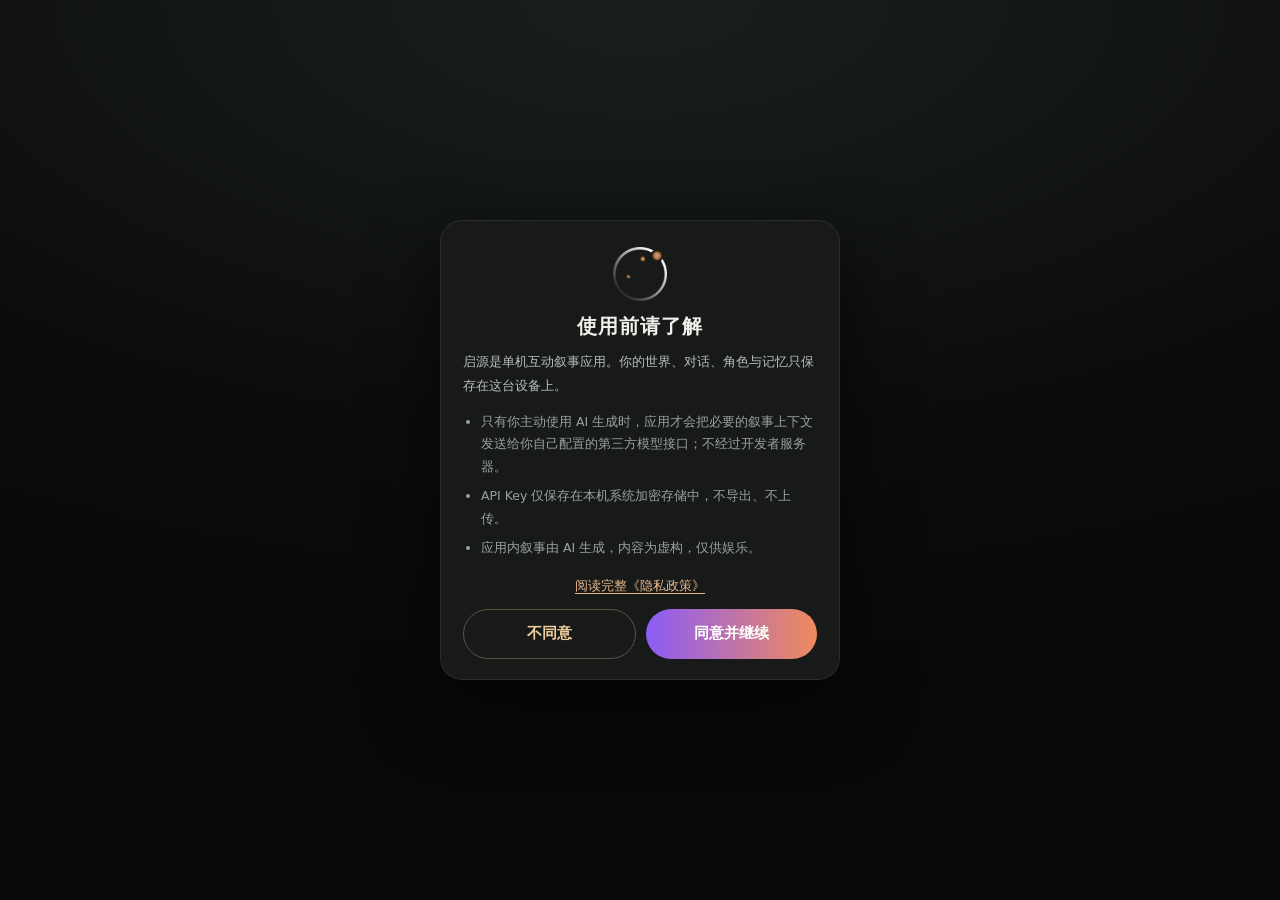
<file: www/index.html>
<!DOCTYPE html>
<html lang="zh-CN">
<head>
<meta charset="UTF-8" />
<meta name="viewport" content="width=device-width, initial-scale=1, maximum-scale=1, user-scalable=no, viewport-fit=cover" />
<meta name="theme-color" content="#0e1114" />
<title>启源</title>
<link rel="stylesheet" href="app.css" />
</head>
<body>
<div id="splash" aria-hidden="true">
  <div class="splash-stage">
    <div class="splash-mark">
      <img class="splash-logo" src="logo.png" alt="" draggable="false" />
      <i class="splash-sheen"></i>
    </div>
    <div class="splash-word">启源</div>
    <div class="splash-sub">沉浸式虚拟世界体验</div>
  </div>
</div>
<script>
window.__splashAt = performance.now();
window.__splashHide = function () {
  var el = document.getElementById('splash');
  if (!el || el.classList.contains('hide')) return;
  el.classList.add('hide');
  setTimeout(function () { if (el && el.parentNode) el.parentNode.removeChild(el); }, 620);
};
</script>
<div id="app" data-mode="message" data-bubble="flat" data-status="">
  <div class="bg" id="bg"></div>
  <div class="top-fade"></div>

  <header class="topbar" id="topbar">
    <button class="icon-btn" id="btnLeft" aria-label="世界状态">
      <svg viewBox="0 0 24 24"><path d="M4 7h16M4 12h16M4 17h16"/></svg>
    </button>
    <div class="title" id="title">
      <span class="t1">启源</span>
      <span class="t2">沉浸式虚拟世界体验</span>
    </div>
    <button class="icon-btn" id="btnRight" aria-label="事件与配置">
      <svg viewBox="0 0 24 24"><circle cx="12" cy="12" r="3.2"/><path d="M12 3v2M12 19v2M3 12h2M19 12h2M5.6 5.6l1.4 1.4M17 17l1.4 1.4M18.4 5.6L17 7M7 17l-1.4 1.4"/></svg>
    </button>
  </header>

  <main class="msg-list" id="msgList"></main>

  <button class="scroll-bottom" id="scrollBottom" aria-label="回到底部">
    <svg viewBox="0 0 24 24"><path d="M12 5v14M6 13l6 6 6-6"/></svg>
  </button>

  <div class="composer" id="composer">
    <div class="quick-row" id="quickRow">
      <button data-quick="undo">↺ 撤回</button>
      <button data-quick="refresh">⟳ 刷新</button>
      <button data-quick="continue">→ 继续</button>
      <span class="quick-state" id="quickState">运转中</span>
    </div>
    <div class="composer-shell">
      <button class="cplus" id="btnPlus" aria-label="快捷操作">
        <svg viewBox="0 0 24 24"><path d="M12 5v14M5 12h14"/></svg>
      </button>
      <textarea id="input" rows="1" placeholder="你要做什么？" autocomplete="off" spellcheck="false"></textarea>
      <button class="csend" id="btnSend" aria-label="发送">
        <span class="round" id="sendRound">
          <svg id="sendIcon" viewBox="0 0 24 24"><path d="M12 19V5M6 11l6-6 6 6"/></svg>
        </span>
      </button>
    </div>
  </div>

  <div class="scrim" id="scrim"></div>

  <aside class="drawer left" id="drawerLeft" aria-label="世界状态">
    <div class="dscroll" id="lScroll"></div>
  </aside>

  <aside class="drawer right" id="drawerRight" aria-label="事件簿与配置">
    <div class="dscroll" id="rScroll"></div>
  </aside>

  <div id="overlays"></div>
  <div class="toast" id="toast"></div>
</div>
<script src="app.js"></script>
</body>
</html>
</file>
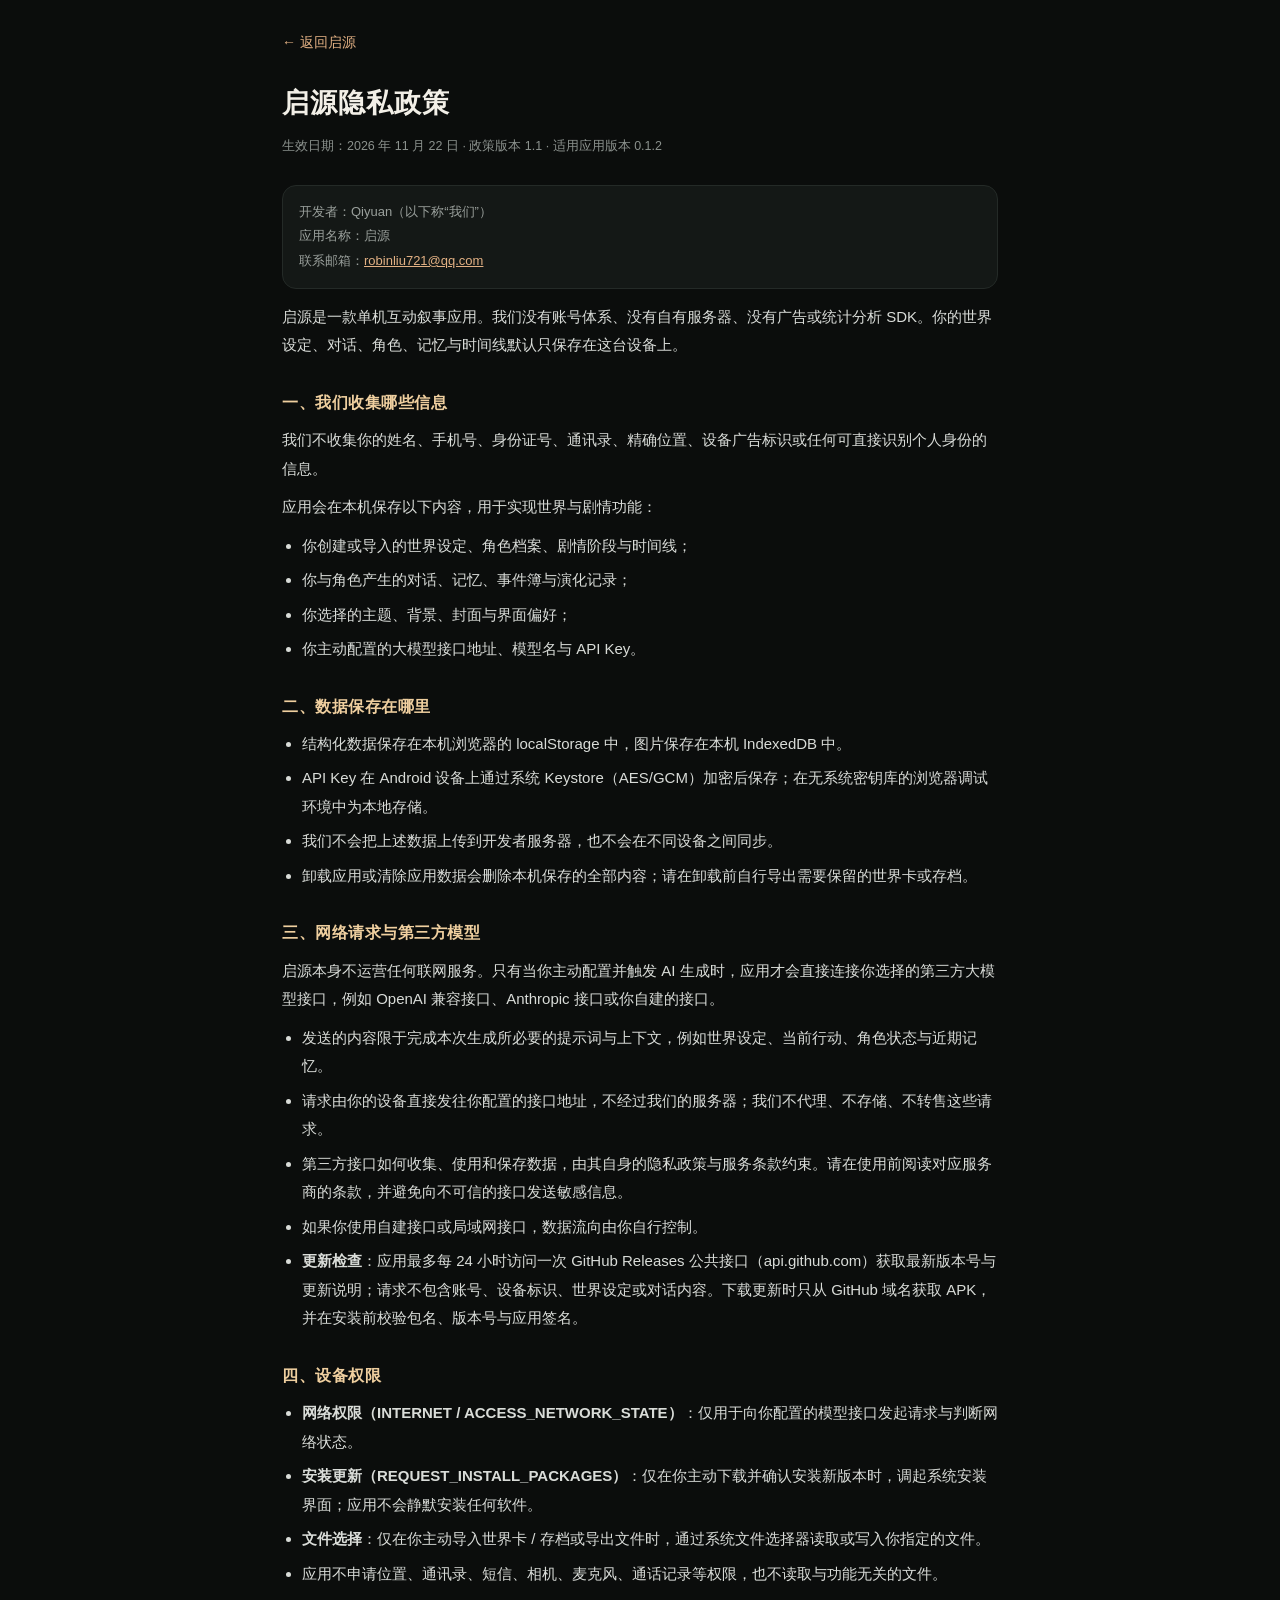
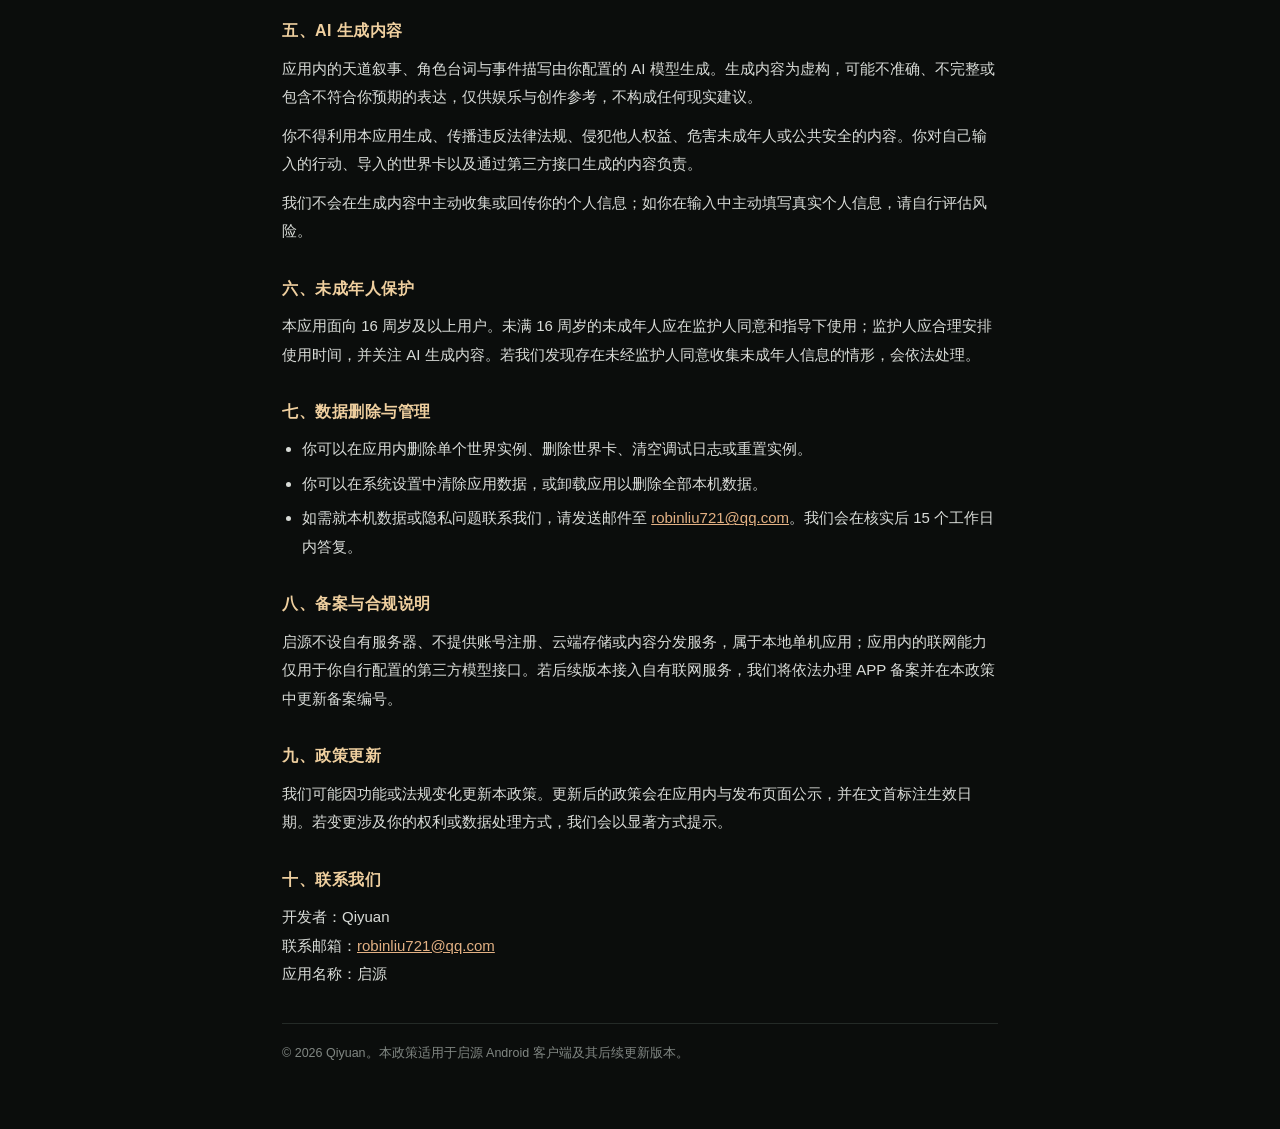
<file: docs/privacy.html>
<!DOCTYPE html>
<html lang="zh-CN">
<head>
<meta charset="utf-8">
<meta name="viewport" content="width=device-width, initial-scale=1, viewport-fit=cover">
<title>启源 · 隐私政策</title>
<style>
  :root{color-scheme:dark}
  *{box-sizing:border-box}
  body{margin:0;background:#0b0d0c;color:#d9dcd8;font-family:-apple-system,"PingFang SC","Noto Sans SC",sans-serif;
    font-size:15px;line-height:1.9;-webkit-text-size-adjust:100%}
  .wrap{max-width:760px;margin:0 auto;padding:28px 22px 64px}
  .back{display:inline-flex;align-items:center;gap:6px;color:#e3b184;text-decoration:none;font-size:14px;margin-bottom:22px}
  h1{font-family:"Songti SC","Noto Serif SC",serif;font-size:27px;letter-spacing:1px;color:#f2efe7;margin:0 0 6px}
  .meta{color:#8b918d;font-size:12.5px;margin-bottom:26px}
  h2{font-size:16px;color:#efcf9f;margin:28px 0 8px;letter-spacing:.5px}
  p{margin:0 0 10px}
  ul{margin:0 0 12px;padding-left:20px}
  li{margin-bottom:6px}
  a{color:#e3b184}
  .card{background:#141816;border:1px solid #242a27;border-radius:14px;padding:14px 16px;margin:14px 0}
  .note{color:#9aa09c;font-size:13px}
  footer{margin-top:34px;padding-top:18px;border-top:1px solid #242a27;color:#818783;font-size:12.5px}
</style>
</head>
<body>
<div class="wrap">
  <a class="back" href="index.html">← 返回启源</a>
  <h1>启源隐私政策</h1>
  <div class="meta">生效日期：2026 年 11 月 22 日 · 政策版本 1.1 · 适用应用版本 0.1.2</div>

  <div class="card note">
    开发者：Qiyuan（以下称“我们”）<br>
    应用名称：启源<br>
    
    联系邮箱：<a href="mailto:robinliu721@qq.com">robinliu721@qq.com</a>
  </div>

  <p>启源是一款单机互动叙事应用。我们没有账号体系、没有自有服务器、没有广告或统计分析 SDK。你的世界设定、对话、角色、记忆与时间线默认只保存在这台设备上。</p>

  <h2>一、我们收集哪些信息</h2>
  <p>我们不收集你的姓名、手机号、身份证号、通讯录、精确位置、设备广告标识或任何可直接识别个人身份的信息。</p>
  <p>应用会在本机保存以下内容，用于实现世界与剧情功能：</p>
  <ul>
    <li>你创建或导入的世界设定、角色档案、剧情阶段与时间线；</li>
    <li>你与角色产生的对话、记忆、事件簿与演化记录；</li>
    <li>你选择的主题、背景、封面与界面偏好；</li>
    <li>你主动配置的大模型接口地址、模型名与 API Key。</li>
  </ul>

  <h2>二、数据保存在哪里</h2>
  <ul>
    <li>结构化数据保存在本机浏览器的 localStorage 中，图片保存在本机 IndexedDB 中。</li>
    <li>API Key 在 Android 设备上通过系统 Keystore（AES/GCM）加密后保存；在无系统密钥库的浏览器调试环境中为本地存储。</li>
    <li>我们不会把上述数据上传到开发者服务器，也不会在不同设备之间同步。</li>
    <li>卸载应用或清除应用数据会删除本机保存的全部内容；请在卸载前自行导出需要保留的世界卡或存档。</li>
  </ul>

  <h2>三、网络请求与第三方模型</h2>
  <p>启源本身不运营任何联网服务。只有当你主动配置并触发 AI 生成时，应用才会直接连接你选择的第三方大模型接口，例如 OpenAI 兼容接口、Anthropic 接口或你自建的接口。</p>
  <ul>
    <li>发送的内容限于完成本次生成所必要的提示词与上下文，例如世界设定、当前行动、角色状态与近期记忆。</li>
    <li>请求由你的设备直接发往你配置的接口地址，不经过我们的服务器；我们不代理、不存储、不转售这些请求。</li>
    <li>第三方接口如何收集、使用和保存数据，由其自身的隐私政策与服务条款约束。请在使用前阅读对应服务商的条款，并避免向不可信的接口发送敏感信息。</li>
    <li>如果你使用自建接口或局域网接口，数据流向由你自行控制。</li>
    <li><b>更新检查</b>：应用最多每 24 小时访问一次 GitHub Releases 公共接口（api.github.com）获取最新版本号与更新说明；请求不包含账号、设备标识、世界设定或对话内容。下载更新时只从 GitHub 域名获取 APK，并在安装前校验包名、版本号与应用签名。</li>
  </ul>

  <h2>四、设备权限</h2>
  <ul>
    <li><b>网络权限（INTERNET / ACCESS_NETWORK_STATE）</b>：仅用于向你配置的模型接口发起请求与判断网络状态。</li>
    <li><b>安装更新（REQUEST_INSTALL_PACKAGES）</b>：仅在你主动下载并确认安装新版本时，调起系统安装界面；应用不会静默安装任何软件。</li>
    <li><b>文件选择</b>：仅在你主动导入世界卡 / 存档或导出文件时，通过系统文件选择器读取或写入你指定的文件。</li>
    <li>应用不申请位置、通讯录、短信、相机、麦克风、通话记录等权限，也不读取与功能无关的文件。</li>
  </ul>

  <h2>五、AI 生成内容</h2>
  <p>应用内的天道叙事、角色台词与事件描写由你配置的 AI 模型生成。生成内容为虚构，可能不准确、不完整或包含不符合你预期的表达，仅供娱乐与创作参考，不构成任何现实建议。</p>
  <p>你不得利用本应用生成、传播违反法律法规、侵犯他人权益、危害未成年人或公共安全的内容。你对自己输入的行动、导入的世界卡以及通过第三方接口生成的内容负责。</p>
  <p>我们不会在生成内容中主动收集或回传你的个人信息；如你在输入中主动填写真实个人信息，请自行评估风险。</p>

  <h2>六、未成年人保护</h2>
  <p>本应用面向 16 周岁及以上用户。未满 16 周岁的未成年人应在监护人同意和指导下使用；监护人应合理安排使用时间，并关注 AI 生成内容。若我们发现存在未经监护人同意收集未成年人信息的情形，会依法处理。</p>

  <h2>七、数据删除与管理</h2>
  <ul>
    <li>你可以在应用内删除单个世界实例、删除世界卡、清空调试日志或重置实例。</li>
    <li>你可以在系统设置中清除应用数据，或卸载应用以删除全部本机数据。</li>
    <li>如需就本机数据或隐私问题联系我们，请发送邮件至 <a href="mailto:robinliu721@qq.com">robinliu721@qq.com</a>。我们会在核实后 15 个工作日内答复。</li>
  </ul>

  <h2>八、备案与合规说明</h2>
  <p>启源不设自有服务器、不提供账号注册、云端存储或内容分发服务，属于本地单机应用；应用内的联网能力仅用于你自行配置的第三方模型接口。若后续版本接入自有联网服务，我们将依法办理 APP 备案并在本政策中更新备案编号。</p>

  <h2>九、政策更新</h2>
  <p>我们可能因功能或法规变化更新本政策。更新后的政策会在应用内与发布页面公示，并在文首标注生效日期。若变更涉及你的权利或数据处理方式，我们会以显著方式提示。</p>

  <h2>十、联系我们</h2>
  <p>开发者：Qiyuan<br>联系邮箱：<a href="mailto:robinliu721@qq.com">robinliu721@qq.com</a><br>应用名称：启源<br></p>

  <footer>© 2026 Qiyuan。本政策适用于启源 Android 客户端及其后续更新版本。</footer>
</div>
</body>
</html>
</file>
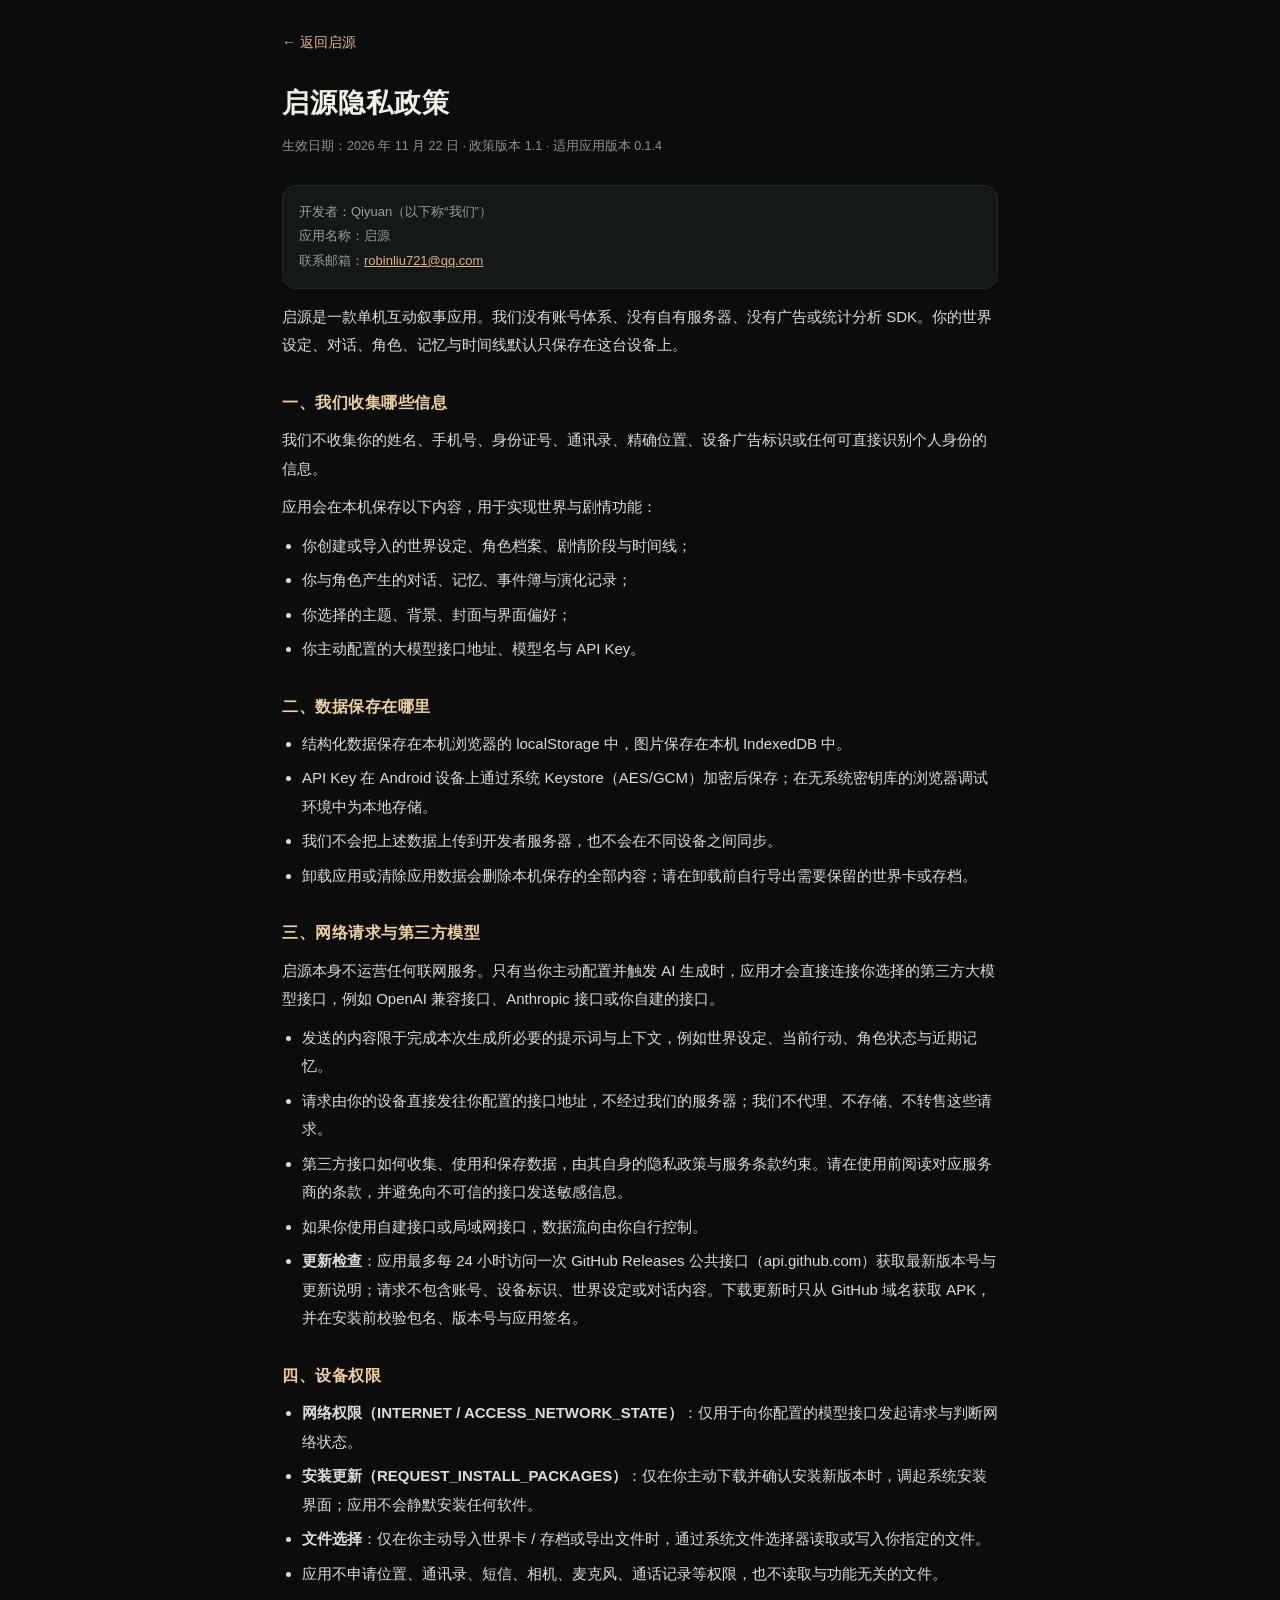
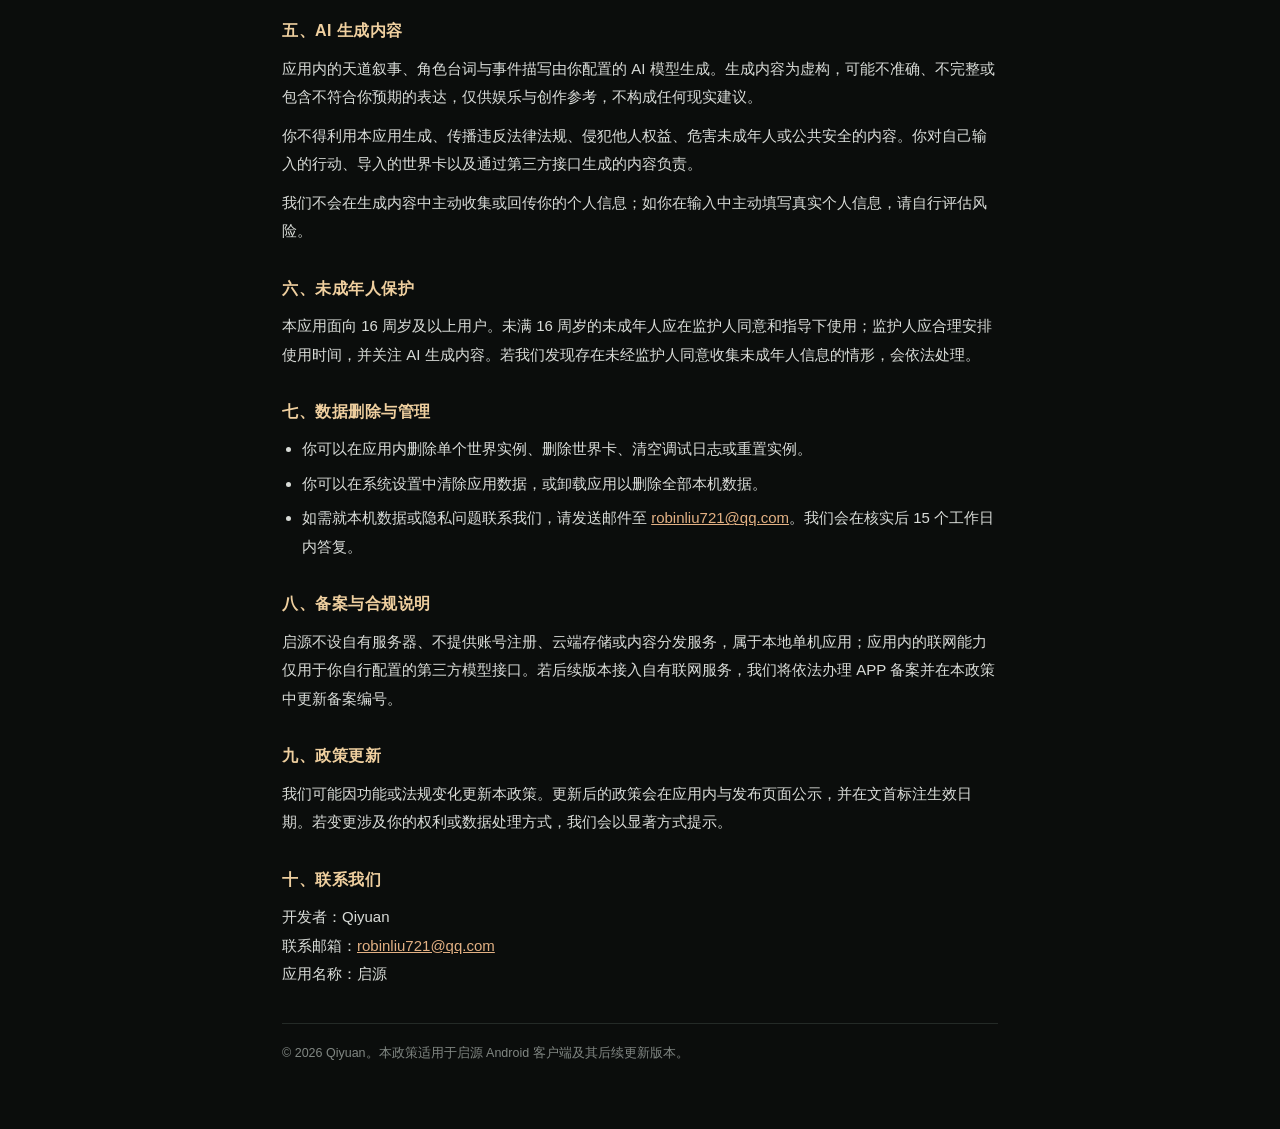
<file: www/privacy.html>
<!DOCTYPE html>
<html lang="zh-CN">
<head>
<meta charset="utf-8">
<meta name="viewport" content="width=device-width, initial-scale=1, viewport-fit=cover">
<title>启源 · 隐私政策</title>
<style>
  :root{color-scheme:dark}
  *{box-sizing:border-box}
  body{margin:0;background:#0b0d0c;color:#d9dcd8;font-family:-apple-system,"PingFang SC","Noto Sans SC",sans-serif;
    font-size:15px;line-height:1.9;-webkit-text-size-adjust:100%}
  .wrap{max-width:760px;margin:0 auto;padding:28px 22px 64px}
  .back{display:inline-flex;align-items:center;gap:6px;color:#e3b184;text-decoration:none;font-size:14px;margin-bottom:22px}
  h1{font-family:"Songti SC","Noto Serif SC",serif;font-size:27px;letter-spacing:1px;color:#f2efe7;margin:0 0 6px}
  .meta{color:#8b918d;font-size:12.5px;margin-bottom:26px}
  h2{font-size:16px;color:#efcf9f;margin:28px 0 8px;letter-spacing:.5px}
  p{margin:0 0 10px}
  ul{margin:0 0 12px;padding-left:20px}
  li{margin-bottom:6px}
  a{color:#e3b184}
  .card{background:#141816;border:1px solid #242a27;border-radius:14px;padding:14px 16px;margin:14px 0}
  .note{color:#9aa09c;font-size:13px}
  footer{margin-top:34px;padding-top:18px;border-top:1px solid #242a27;color:#818783;font-size:12.5px}
</style>
</head>
<body>
<div class="wrap">
  <a class="back" href="index.html">← 返回启源</a>
  <h1>启源隐私政策</h1>
  <div class="meta">生效日期：2026 年 11 月 22 日 · 政策版本 1.1 · 适用应用版本 0.1.4</div>

  <div class="card note">
    开发者：Qiyuan（以下称“我们”）<br>
    应用名称：启源<br>
    
    联系邮箱：<a href="mailto:robinliu721@qq.com">robinliu721@qq.com</a>
  </div>

  <p>启源是一款单机互动叙事应用。我们没有账号体系、没有自有服务器、没有广告或统计分析 SDK。你的世界设定、对话、角色、记忆与时间线默认只保存在这台设备上。</p>

  <h2>一、我们收集哪些信息</h2>
  <p>我们不收集你的姓名、手机号、身份证号、通讯录、精确位置、设备广告标识或任何可直接识别个人身份的信息。</p>
  <p>应用会在本机保存以下内容，用于实现世界与剧情功能：</p>
  <ul>
    <li>你创建或导入的世界设定、角色档案、剧情阶段与时间线；</li>
    <li>你与角色产生的对话、记忆、事件簿与演化记录；</li>
    <li>你选择的主题、背景、封面与界面偏好；</li>
    <li>你主动配置的大模型接口地址、模型名与 API Key。</li>
  </ul>

  <h2>二、数据保存在哪里</h2>
  <ul>
    <li>结构化数据保存在本机浏览器的 localStorage 中，图片保存在本机 IndexedDB 中。</li>
    <li>API Key 在 Android 设备上通过系统 Keystore（AES/GCM）加密后保存；在无系统密钥库的浏览器调试环境中为本地存储。</li>
    <li>我们不会把上述数据上传到开发者服务器，也不会在不同设备之间同步。</li>
    <li>卸载应用或清除应用数据会删除本机保存的全部内容；请在卸载前自行导出需要保留的世界卡或存档。</li>
  </ul>

  <h2>三、网络请求与第三方模型</h2>
  <p>启源本身不运营任何联网服务。只有当你主动配置并触发 AI 生成时，应用才会直接连接你选择的第三方大模型接口，例如 OpenAI 兼容接口、Anthropic 接口或你自建的接口。</p>
  <ul>
    <li>发送的内容限于完成本次生成所必要的提示词与上下文，例如世界设定、当前行动、角色状态与近期记忆。</li>
    <li>请求由你的设备直接发往你配置的接口地址，不经过我们的服务器；我们不代理、不存储、不转售这些请求。</li>
    <li>第三方接口如何收集、使用和保存数据，由其自身的隐私政策与服务条款约束。请在使用前阅读对应服务商的条款，并避免向不可信的接口发送敏感信息。</li>
    <li>如果你使用自建接口或局域网接口，数据流向由你自行控制。</li>
    <li><b>更新检查</b>：应用最多每 24 小时访问一次 GitHub Releases 公共接口（api.github.com）获取最新版本号与更新说明；请求不包含账号、设备标识、世界设定或对话内容。下载更新时只从 GitHub 域名获取 APK，并在安装前校验包名、版本号与应用签名。</li>
  </ul>

  <h2>四、设备权限</h2>
  <ul>
    <li><b>网络权限（INTERNET / ACCESS_NETWORK_STATE）</b>：仅用于向你配置的模型接口发起请求与判断网络状态。</li>
    <li><b>安装更新（REQUEST_INSTALL_PACKAGES）</b>：仅在你主动下载并确认安装新版本时，调起系统安装界面；应用不会静默安装任何软件。</li>
    <li><b>文件选择</b>：仅在你主动导入世界卡 / 存档或导出文件时，通过系统文件选择器读取或写入你指定的文件。</li>
    <li>应用不申请位置、通讯录、短信、相机、麦克风、通话记录等权限，也不读取与功能无关的文件。</li>
  </ul>

  <h2>五、AI 生成内容</h2>
  <p>应用内的天道叙事、角色台词与事件描写由你配置的 AI 模型生成。生成内容为虚构，可能不准确、不完整或包含不符合你预期的表达，仅供娱乐与创作参考，不构成任何现实建议。</p>
  <p>你不得利用本应用生成、传播违反法律法规、侵犯他人权益、危害未成年人或公共安全的内容。你对自己输入的行动、导入的世界卡以及通过第三方接口生成的内容负责。</p>
  <p>我们不会在生成内容中主动收集或回传你的个人信息；如你在输入中主动填写真实个人信息，请自行评估风险。</p>

  <h2>六、未成年人保护</h2>
  <p>本应用面向 16 周岁及以上用户。未满 16 周岁的未成年人应在监护人同意和指导下使用；监护人应合理安排使用时间，并关注 AI 生成内容。若我们发现存在未经监护人同意收集未成年人信息的情形，会依法处理。</p>

  <h2>七、数据删除与管理</h2>
  <ul>
    <li>你可以在应用内删除单个世界实例、删除世界卡、清空调试日志或重置实例。</li>
    <li>你可以在系统设置中清除应用数据，或卸载应用以删除全部本机数据。</li>
    <li>如需就本机数据或隐私问题联系我们，请发送邮件至 <a href="mailto:robinliu721@qq.com">robinliu721@qq.com</a>。我们会在核实后 15 个工作日内答复。</li>
  </ul>

  <h2>八、备案与合规说明</h2>
  <p>启源不设自有服务器、不提供账号注册、云端存储或内容分发服务，属于本地单机应用；应用内的联网能力仅用于你自行配置的第三方模型接口。若后续版本接入自有联网服务，我们将依法办理 APP 备案并在本政策中更新备案编号。</p>

  <h2>九、政策更新</h2>
  <p>我们可能因功能或法规变化更新本政策。更新后的政策会在应用内与发布页面公示，并在文首标注生效日期。若变更涉及你的权利或数据处理方式，我们会以显著方式提示。</p>

  <h2>十、联系我们</h2>
  <p>开发者：Qiyuan<br>联系邮箱：<a href="mailto:robinliu721@qq.com">robinliu721@qq.com</a><br>应用名称：启源<br></p>

  <footer>© 2026 Qiyuan。本政策适用于启源 Android 客户端及其后续更新版本。</footer>
</div>
</body>
</html>
</file>
<file: www/app.css>
:root{
  --safe-top: env(safe-area-inset-top, 0px);
  --safe-bottom: env(safe-area-inset-bottom, 0px);
  --t-send:#e8935a;
  --t-console-bg:rgba(18,20,24,.62);
  --t-console-blur:18px;
  --t-console-radius:16px;
  --t-console-text:#f5f1e8;
  --t-console-ph:rgba(245,241,232,.45);
  --t-bubble-bg:rgba(10,13,12,.56);
  --t-bubble-radius:24px;
  --t-font-size:15.33px;
  --t-line:1.75;
  --t-font-color:#f5f1e8;
  --t-name-color:#eece9d;
  --t-font-family:system-ui,-apple-system,"PingFang SC","Microsoft YaHei",sans-serif;
  --t-bg-opacity:.22;
  --t-bg-color:#0e1114;
  --t-accent:#7e4df1;
}
*{box-sizing:border-box;-webkit-tap-highlight-color:transparent}
html,body{height:100%;margin:0;overflow:hidden;background:#0b0d0e;color:#eaeaea;
  font-family:system-ui,-apple-system,BlinkMacSystemFont,"PingFang SC","Microsoft YaHei",sans-serif}
button,input,textarea{font:inherit;color:inherit}
button{background:none;border:0;padding:0;cursor:pointer}
svg{width:22px;height:22px;fill:none;stroke:currentColor;stroke-width:1.7;stroke-linecap:round;stroke-linejoin:round;display:block}
.hidden{display:none!important}

#app{position:fixed;inset:0;overflow:hidden;background:var(--t-bg-color);display:flex;flex-direction:column}
.bg{position:absolute;inset:0;opacity:var(--t-bg-opacity);transition:opacity .3s;
  background:
    radial-gradient(900px 600px at 18% 0%, #2c4034 0%, transparent 55%),
    radial-gradient(760px 520px at 86% 26%, #3a2e23 0%, transparent 52%),
    radial-gradient(620px 420px at 50% 100%, #1b2a22 0%, transparent 62%),
    linear-gradient(180deg,#0b0f0c,#141a14 55%,#090c0a)}
.bg::after{content:"";position:absolute;inset:0;opacity:.55;mix-blend-mode:soft-light;
  background-image:url("data:image/svg+xml;utf8,<svg xmlns='http://www.w3.org/2000/svg' width='120' height='120'><filter id='n'><feTurbulence type='fractalNoise' baseFrequency='.8' numOctaves='2'/></filter><rect width='120' height='120' filter='url(%23n)' opacity='.35'/></svg>")}
.top-fade{position:absolute;top:0;left:0;right:0;height:calc(var(--safe-top) + 112px);z-index:8;pointer-events:none;
  opacity:.55;transition:opacity .22s;
  background:linear-gradient(to bottom,rgba(7,9,8,.98) 0,rgba(7,9,8,.92) calc(var(--safe-top) + 44px),rgba(7,9,8,.7) calc(var(--safe-top) + 78px),transparent)}
.top-fade.on{opacity:1;backdrop-filter:blur(7px);-webkit-backdrop-filter:blur(7px)}

.topbar{position:absolute;top:0;left:0;right:0;z-index:20;display:flex;align-items:flex-start;justify-content:space-between;
  padding:calc(var(--safe-top) + 8px) 12px 0;height:calc(var(--safe-top) + 66px);
  opacity:0;transform:translateY(-8px);transition:.22s;pointer-events:none}
.topbar.show{opacity:1;transform:none;pointer-events:auto}
.icon-btn{width:44px;height:44px;border-radius:50%;display:flex;align-items:center;justify-content:center;
  color:#f2f2f2;filter:drop-shadow(0 1px 4px rgba(0,0,0,.6))}
.icon-btn:active{opacity:.6;transform:scale(.95)}
.title{flex:1;text-align:center;padding-top:7px;min-width:0}
.title .t1{display:block;font-size:16px;font-weight:600;letter-spacing:.5px;white-space:nowrap;overflow:hidden;text-overflow:ellipsis;
  text-shadow:0 1px 8px rgba(0,0,0,.7)}
.title .t2{display:block;font-size:10.5px;color:rgba(255,255,255,.66);margin-top:3px;white-space:nowrap;overflow:hidden;text-overflow:ellipsis}

.msg-list{position:absolute;inset:0;overflow-y:auto;overflow-x:hidden;padding:calc(var(--safe-top) + 96px) 0 112px;
  scrollbar-width:none;scroll-behavior:smooth;z-index:2}
.msg-list::-webkit-scrollbar{display:none}
.msg{padding:0 12px;margin-top:14px}
.msg-card{position:relative;padding:15px 14px;background:var(--t-bubble-bg);border-radius:var(--t-bubble-radius);
  backdrop-filter:blur(var(--t-console-blur));-webkit-backdrop-filter:blur(var(--t-console-blur));
  -webkit-touch-callout:none;-webkit-user-select:none;user-select:none}
.msg-avatar{width:38px;height:38px;border-radius:50%;display:flex;align-items:center;justify-content:center;
  background:radial-gradient(circle at 35% 30%,#8fa39a,#3d4a43 60%,#222a26);color:#f2f6f2;
  box-shadow:inset 0 0 0 1px rgba(255,255,255,.12);font-family:"Songti SC","Noto Serif SC",serif;font-size:15px;flex:0 0 auto}
.msg-name{font-size:11.5px;color:#9aa39e;margin-bottom:5px;letter-spacing:.5px;display:flex;align-items:center;gap:6px}
.msg-name .dot{width:5px;height:5px;border-radius:50%;background:currentColor;opacity:.6}
.msg-body{font-size:var(--t-font-size);line-height:var(--t-line);color:var(--t-font-color);
  overflow-wrap:anywhere;letter-spacing:.28px;font-family:var(--t-font-family)}
.msg-body p{margin:0 0 .82em}
.msg-body p:last-child{margin-bottom:0}
.msg-body em{font-style:normal;color:#8fb3cc}
.msg-body .q{color:#e0c08a}
.msg-body .scene{color:#e0c08a;font-size:.95em;letter-spacing:.4px}
.msg-body .sys{color:#9fb4c3;font-size:.92em}
.msg.user .msg-card{margin-left:auto;max-width:88%;width:fit-content;background:rgba(48,58,54,.72)}
.msg.user .msg-name{display:none}
.msg .actions{display:flex;gap:6px;margin-top:6px;opacity:0;transition:.2s}
.msg:last-child .actions,.msg.show-actions .actions{opacity:1}
.msg.user .actions{justify-content:flex-end}
.abtn{width:31px;height:31px;border-radius:11px;background:rgba(8,10,9,.62);
  border:1px solid rgba(255,255,255,.07);display:flex;align-items:center;justify-content:center;color:#e9e3d2}
.abtn svg{width:16px;height:16px}
.abtn:active{transform:scale(.94);opacity:.7}
.typing{display:inline-flex;gap:4px;align-items:center;height:20px}
.typing i{width:5px;height:5px;border-radius:50%;background:currentColor;opacity:.5;animation:bounce 1.1s infinite}
.typing i:nth-child(2){animation-delay:.15s}.typing i:nth-child(3){animation-delay:.3s}
@keyframes bounce{0%,80%,100%{transform:translateY(0);opacity:.35}40%{transform:translateY(-4px);opacity:.9}}

.cursor{display:inline-block;width:2px;height:1em;background:currentColor;vertical-align:-2px;animation:blink .9s steps(1) infinite}
@keyframes blink{50%{opacity:0}}

.scroll-bottom{position:absolute;right:14px;bottom:calc(var(--safe-bottom) + 88px);z-index:12;
  width:36px;height:36px;border-radius:50%;background:rgba(0,0,0,.55);backdrop-filter:blur(10px);
  display:flex;align-items:center;justify-content:center;color:#eaeaea;opacity:0;transform:translateY(8px);
  transition:.2s;pointer-events:none}
.scroll-bottom.show{opacity:1;transform:none;pointer-events:auto}
.scroll-bottom svg{width:18px;height:18px}

.composer{position:absolute;left:0;right:0;bottom:0;z-index:15;padding:6px 10px calc(10px + var(--safe-bottom));
  background:linear-gradient(to top,rgba(9,10,11,.94) 34%,rgba(9,10,11,.6) 72%,rgba(9,10,11,0))}
.composer-shell{display:flex;align-items:flex-end;min-height:54px;border-radius:var(--t-console-radius);
  background:var(--t-console-bg);backdrop-filter:blur(var(--t-console-blur));-webkit-backdrop-filter:blur(var(--t-console-blur));
  box-shadow:inset 0 0 0 1px rgba(255,255,255,.05)}
.cplus{width:44px;height:54px;display:flex;align-items:center;justify-content:center;color:var(--t-send);flex:0 0 auto}
.cplus svg{width:23px;height:23px}
#input{flex:1;min-width:0;background:none;border:0;outline:0;resize:none;color:var(--t-console-text);
  font-size:15.5px;line-height:1.4;padding:17px 4px;max-height:112px;caret-color:var(--t-send)}
#input::placeholder{color:var(--t-console-ph)}
.csend{width:54px;height:54px;display:flex;align-items:center;justify-content:center;color:var(--t-send);flex:0 0 auto}
.csend .round{width:36px;height:36px;border-radius:50%;background:var(--t-send);display:flex;align-items:center;justify-content:center;
  color:#15100c;box-shadow:0 3px 10px rgba(0,0,0,.25)}
.csend .round svg{width:19px;height:19px;stroke-width:2.2}
.csend .round.stop{background:#f2f2f2}
.wave{display:none;align-items:center;gap:3px;padding:0 8px}
.wave span{width:3px;height:6px;border-radius:3px;background:currentColor;opacity:.55;animation:wave 1.3s linear infinite}
.wave span:nth-child(2){animation-delay:.12s}.wave span:nth-child(3){animation-delay:.24s}
.wave span:nth-child(4){animation-delay:.36s}.wave span:nth-child(5){animation-delay:.48s}
@keyframes wave{0%,100%{height:4px}50%{height:16px}}
.composer.generating .wave{display:flex}
.composer.generating #input{opacity:.45}

.scrim{position:absolute;inset:0;background:rgba(0,0,0,.55);opacity:0;transition:.25s;z-index:24;pointer-events:none}
.scrim.show{opacity:1;pointer-events:auto}
.drawer{position:absolute;top:0;bottom:0;width:78%;max-width:340px;background:#242424;z-index:26;
  transition:transform .28s cubic-bezier(.4,0,.2,1);display:flex;flex-direction:column;overflow:hidden}
.drawer.left{left:0;transform:translateX(-102%)}
.drawer.right{right:0;transform:translateX(102%);width:72%;max-width:320px}
.drawer.show{transform:none}
.dhead{padding:calc(var(--safe-top) + 22px) 18px 6px}
.logo{font-size:28px;font-weight:800;letter-spacing:-.5px;
  background:linear-gradient(90deg,#7e4df1,#e58029);-webkit-background-clip:text;background-clip:text;color:transparent}
.logo span{font-size:12px;font-weight:700;letter-spacing:2px;margin-left:4px;-webkit-text-fill-color:#8a8a8a}
.logo-sub{font-size:10.5px;color:#7f8589;margin-top:4px;letter-spacing:.5px}
.filterrow{display:flex;align-items:center;justify-content:space-between;padding:14px 16px 8px}
.filter-title{font-size:15px;font-weight:600;color:#d8d8d8;letter-spacing:.5px}
.round-btn{width:32px;height:32px;border-radius:50%;border:1.5px solid #d0d0d0;display:flex;align-items:center;justify-content:center;color:#eaeaea}
.round-btn svg{width:17px;height:17px}
.story-list{flex:1;overflow-y:auto;padding:2px 8px 8px;scrollbar-width:none}
.story-list::-webkit-scrollbar{display:none}
.story{display:flex;gap:10px;padding:11px 8px;border-radius:18px;margin-bottom:6px;position:relative}
.story.active{background:#333}
.story .s-av{width:46px;height:46px;border-radius:50%;flex:0 0 auto;display:flex;align-items:center;justify-content:center;
  background:radial-gradient(circle at 35% 30%,#b9a58c,#6d5c47 65%,#2a241c);color:#fff;
  font-family:"Songti SC",serif;font-size:17px}
.story .s-av.cover{border-radius:13px;background-size:cover;background-position:center;
  box-shadow:inset 0 0 0 1px rgba(255,255,255,.09)}
.story .s-meta{flex:1;min-width:0}
.story .s-name{font-size:15px;font-weight:600;white-space:nowrap;overflow:hidden;text-overflow:ellipsis}
.story.active .s-name{color:#e8935a}
.story .s-pv{font-size:11.5px;color:#9a9a9a;margin-top:3px;white-space:nowrap;overflow:hidden;text-overflow:ellipsis}
.story .s-time{font-size:9.5px;color:#6f7579;margin-top:3px}
.story .s-more{width:30px;height:30px;display:flex;align-items:center;justify-content:center;color:#9a9a9a}
.story .s-more svg{width:17px;height:17px}
.dbottom{display:flex;justify-content:space-around;padding:8px 6px calc(12px + var(--safe-bottom));border-top:1px solid rgba(255,255,255,.05)}
.dact{display:flex;flex-direction:column;align-items:center;gap:5px;padding:2px 8px;color:#eaeaea}
.dact .cir{width:44px;height:44px;border-radius:50%;background:#383838;display:flex;align-items:center;justify-content:center}
.dact .cir svg{width:21px;height:21px}
.dact>span:last-child{font-size:10px;color:#cfcfcf}

.rhead{display:flex;align-items:center;gap:10px;padding:calc(var(--safe-top) + 20px) 14px 12px}
.r-avatar.cover{background-size:cover;background-position:center;
  box-shadow:inset 0 0 0 1px rgba(255,255,255,.18),0 2px 8px rgba(0,0,0,.35)}
.r-avatar{width:44px;height:44px;border-radius:50%;display:flex;align-items:center;justify-content:center;
  background:radial-gradient(circle at 35% 30%,#b9a58c,#6d5c47 65%,#2a241c);color:#fff;font-family:"Songti SC",serif;font-size:17px}
.r-meta{flex:1;min-width:0}
.r-name{font-size:16px;font-weight:600;white-space:nowrap;overflow:hidden;text-overflow:ellipsis}
.r-sub{font-size:10.5px;color:#8a8a8a;margin-top:3px}
.r-scroll{flex:1;overflow-y:auto;padding-bottom:6px}
.rrow{display:flex;align-items:center;gap:8px;padding:13px 16px;border-top:1px solid rgba(255,255,255,.045)}
.rrow .rt{font-size:14.5px;flex:1}
.rrow .rt.danger{color:#e05c5c}
.rrow .rv{font-size:11.5px;color:#8a8a8a;max-width:42%;white-space:nowrap;overflow:hidden;text-overflow:ellipsis}
.rrow svg{width:14px;height:14px;color:#8a8a8a}
.rgroup{padding:14px 16px 6px;font-size:10.5px;color:#8a8a8a;letter-spacing:.5px;border-top:1px solid #333}
.rbottom{display:flex;justify-content:center;gap:26px;padding:6px 6px calc(8px + var(--safe-bottom))}

/* 全屏页 */
.page{position:absolute;inset:0;z-index:40;background:#08090a;transform:translateX(100%);
  transition:transform .26s cubic-bezier(.4,0,.2,1);display:flex;flex-direction:column;overflow:hidden}
.page.show{transform:none}
.phead{display:flex;align-items:center;gap:8px;padding:calc(var(--safe-top) + 10px) 10px 8px;flex:0 0 auto}
.phead .back{width:44px;height:44px;margin-left:-4px;display:flex;align-items:center;justify-content:center}
.phead .back svg{width:20px;height:20px}
.phead .ptitle{flex:1;text-align:center;font-size:17px;font-weight:600;letter-spacing:.5px}
.phead .pact{min-width:64px;min-height:44px;display:flex;align-items:center;justify-content:flex-end;text-align:right;font-size:12.5px;color:#b9a0ff;padding:0 8px 0 10px}
.phead .pact.grad{background:linear-gradient(90deg,#8b5cf6,#f08a5d);-webkit-background-clip:text;background-clip:text;color:transparent;font-weight:600}
.pbody{flex:1;overflow-y:auto;overflow-x:hidden;padding:4px 0 calc(24px + var(--safe-bottom));scrollbar-width:none}
.pbody::-webkit-scrollbar{display:none}
.pbtn{display:block;margin:16px;width:calc(100% - 32px);height:50px;border-radius:999px;border:0;
  background:linear-gradient(90deg,#8b5cf6,#f08a5d);color:#fff;font-size:15px;font-weight:600}
.pbtn.ghost{background:none;border:1px solid rgba(238,206,157,.3);color:#eece9d}
.hint{margin:8px 16px;font-size:11px;color:#8a8a8a;line-height:1.6}
.field{margin:12px 16px 14px}
.field label{display:block;font-size:11.5px;color:#9a9a9a;margin-bottom:7px}
.input{width:100%;background:#1c1c1c;border:1px solid #333;border-radius:14px;padding:13px 14px;color:#eaeaea;font-size:14.5px;outline:0}
.input:focus{border-color:#7e4df1}
textarea.input{resize:vertical;min-height:88px;line-height:1.6}
.seg{display:flex;gap:6px;background:#1a1a1a;border-radius:12px;padding:4px}
.seg button{flex:1;height:38px;border-radius:9px;font-size:13px;color:#9a9a9a}
.seg button.on{background:#3a3a3a;color:#fff}
.card{margin:8px 16px;padding:13px 14px;background:#262626;border-radius:16px;display:flex;align-items:center;gap:12px}
.card.sel{background:#343434;box-shadow:inset 0 0 0 1px rgba(238,206,157,.25)}
.card .c-av{width:48px;height:48px;border-radius:14px;background:linear-gradient(135deg,#2f4436,#6b4a2f);display:flex;align-items:center;justify-content:center;font-family:"Songti SC",serif;font-size:18px;color:#ffe5b0;flex:0 0 auto}
.card .c-meta{flex:1;min-width:0}
.card .c-name{font-size:15.5px;font-weight:600;display:flex;align-items:center;gap:6px}
.card .c-sub{font-size:11.5px;color:#999;margin-top:3px;line-height:1.5;display:-webkit-box;-webkit-line-clamp:2;-webkit-box-orient:vertical;overflow:hidden}
.card .c-check{width:20px;height:20px;border-radius:50%;border:1.5px solid #666;flex:0 0 auto}
.card.sel .c-check{border-color:#e8935a;background:#e8935a;box-shadow:inset 0 0 0 3px #262626}
.group{margin:16px 16px 6px;font-size:11px;color:#8a8a8a;letter-spacing:.4px}
.rowcard{background:#1b1b1b;border-radius:18px;margin:0 16px 14px;overflow:hidden}
.rowcard .rrow{border-top:0;padding:15px 15px}
.rowcard .rrow+.rrow{border-top:1px solid rgba(255,255,255,.035)}

/* 弹层 */
.overlay{position:absolute;inset:0;z-index:50}
.overlay .scrim{position:absolute;inset:0;z-index:0;opacity:1;pointer-events:auto}
.sheet{position:absolute;left:0;right:0;bottom:0;z-index:1;background:#1e1e1e;border-radius:24px 24px 0 0;
  transform:translateY(102%);transition:transform .3s cubic-bezier(.4,0,.2,1);max-height:86%;
  display:flex;flex-direction:column;box-shadow:0 -10px 36px rgba(0,0,0,.45);
  padding-bottom:var(--safe-bottom)}
.sheet.show{transform:none}
.handle{width:36px;height:4px;border-radius:99px;background:#5a5a5a;margin:10px auto 4px;flex:0 0 auto}
.stitle{text-align:center;font-size:18px;font-weight:600;padding:4px 16px 8px;flex:0 0 auto}
.ssub{text-align:center;font-size:11px;color:#8a8a8a;margin:-4px 16px 8px}
.slist{overflow-y:auto;padding:4px 0 20px;flex:1;scrollbar-width:none}
.slist::-webkit-scrollbar{display:none}
.sitem{display:flex;align-items:center;justify-content:center;gap:8px;min-height:54px;font-size:15px;
  width:100%;box-sizing:border-box;background:none;border:0;padding:0 18px;text-align:center;
  border-top:1px solid rgba(255,255,255,.06);color:#eaeaea}
.sitem:first-child{border-top:0}
.sitem.danger{color:#e05c5c}
.sitem svg{width:17px;height:17px}
.dialog-wrap{position:absolute;inset:0;z-index:60;display:flex;align-items:center;justify-content:center;padding:22px}
.dialog{position:relative;z-index:1;width:100%;border-radius:22px;background:rgba(66,66,66,.94);backdrop-filter:blur(20px);
  padding:20px 16px 16px;transform:scale(.95);opacity:0;transition:.2s}
.dialog.show{transform:none;opacity:1}
.dialog .dtitle{font-size:15.5px;text-align:center;line-height:1.55;margin-bottom:14px}
.dialog .dbtns{display:flex;gap:10px}
.dialog .dbtns button{flex:1;height:44px;border-radius:999px;font-size:14.5px;font-weight:600}
.dialog .cancel{background:#4a4a4a;color:#f2f2f2}
.dialog .ok{background:#7e4df1;color:#fff}
.toast{position:absolute;top:calc(var(--safe-top) + 56px);left:50%;transform:translate(-50%,-10px);z-index:70;
  background:rgba(38,38,38,.96);border:1px solid rgba(255,255,255,.08);border-radius:99px;padding:9px 15px;
  font-size:12px;display:flex;align-items:center;gap:7px;opacity:0;transition:.22s;pointer-events:none;max-width:86%;
  white-space:nowrap;overflow:hidden;text-overflow:ellipsis}
.toast.show{opacity:1;transform:translate(-50%,0)}
.toast svg{width:14px;height:14px;color:#78c98a;flex:0 0 auto}

/* 向导 */
.wizard-hero{padding:8px 18px 0}
.wizard-hero h2{font-size:23px;margin:0 0 6px;letter-spacing:.5px}
.wizard-hero p{margin:0;font-size:12px;color:#8a8a8a;line-height:1.7;overflow-wrap:anywhere;word-break:break-word}
.steps{display:flex;gap:6px;padding:14px 18px 4px}
.steps i{height:3px;border-radius:3px;background:#333;flex:1}
.steps i.on{background:#8b5cf6}
.world-detail{font-size:11.5px;color:#8a8a8a;line-height:1.7;margin-top:4px}

/* 主题注入的布局由 JS 生成 */

/* 空态 */
.empty{position:absolute;inset:0;display:flex;flex-direction:column;align-items:center;justify-content:center;
  padding:0 28px 80px;text-align:center}
.brand-logo{width:92px;height:92px;display:block;margin:0 auto 6px;object-fit:contain;
  filter:drop-shadow(0 6px 24px rgba(232,147,90,.18))}
.empty-mark{font-size:34px;font-weight:800;letter-spacing:-1px;
  background:linear-gradient(90deg,#7e4df1,#e58029);-webkit-background-clip:text;background-clip:text;color:transparent}
.empty-mark span{font-size:14px;letter-spacing:3px;-webkit-text-fill-color:#8a8a8a;margin-left:4px}
.empty-title{font-size:19px;font-weight:600;margin-top:14px}
.empty-sub{font-size:12px;color:#8a8a8a;line-height:1.7;margin-top:8px;max-width:280px}
.empty .pbtn{width:220px;margin-top:22px}

/* 背景选择 */
.bggrid{display:grid;grid-template-columns:repeat(3,1fr);gap:10px;padding:4px 16px 12px}
.bgcell{position:relative;border-radius:14px;overflow:hidden;padding:0;aspect-ratio:.78;
  box-shadow:inset 0 0 0 1px rgba(255,255,255,.07)}
.bgcell.on .bgsw{box-shadow:inset 0 0 0 2px #e8935a}
.bgsw{display:flex;align-items:center;justify-content:center;width:100%;height:100%;min-height:74px;background:#1b1f22}
.bgcell.on .bgn{color:#ffdcae}
.bgn{position:absolute;left:0;right:0;bottom:0;padding:5px 6px;font-size:10px;
  background:linear-gradient(to top,rgba(0,0,0,.72),transparent);color:#e8e8e8;text-align:center;
  white-space:nowrap;overflow:hidden;text-overflow:ellipsis}

/* 滑块 */
input[type=range].input{-webkit-appearance:none;appearance:none;background:none;border:0;padding:6px 0}
input[type=range].input::-webkit-slider-runnable-track{height:3px;border-radius:3px;
  background:linear-gradient(to right, var(--t-send) 0%, var(--t-send) var(--pct,50%), rgba(255,255,255,.16) var(--pct,50%), rgba(255,255,255,.16) 100%)}
input[type=range].input::-webkit-slider-thumb{-webkit-appearance:none;width:18px;height:18px;border-radius:50%;
  background:var(--t-send);margin-top:-7.5px;box-shadow:0 2px 8px rgba(0,0,0,.4)}
input[type=range].input{--pct:50%}

/* 主题页 / 全屏页列表 */
.pgsec{background:#1b1b1b;border-radius:18px;margin:10px 14px;overflow:hidden}
.trow{display:flex;align-items:center;gap:12px;padding:13px 14px;position:relative;width:100%;text-align:left}
.trow+.trow{border-top:1px solid rgba(255,255,255,.05)}
.trow.on{background:rgba(238,206,157,.06)}
.ticon{position:relative;width:46px;height:46px;border-radius:14px;background:#2b2b2b;
  display:flex;align-items:center;justify-content:center;color:#cfcfcf;flex:0 0 auto}
.ticon svg{width:24px;height:24px;fill:none;stroke:currentColor;stroke-width:1.5;stroke-linecap:round;stroke-linejoin:round}
.ticon i{position:absolute;right:5px;bottom:5px;width:12px;height:4px;border-radius:3px}
.ticon.mono{font-family:"Songti SC",serif;font-size:15px;color:#d8cfc0;background:#262626}
.tmeta{flex:1;min-width:0;display:flex;flex-direction:column;gap:3px}
.tmeta b{font-size:15px;font-weight:600;color:#ededed;display:flex;align-items:center;gap:7px}
.tmeta em{font-style:normal;font-size:11.5px;color:#8c8c8c;white-space:nowrap;overflow:hidden;text-overflow:ellipsis}
.tcheck{width:19px;height:19px;border-radius:50%;border:1.5px solid #5a5a5a;flex:0 0 auto}
.trow.on .tcheck{border-color:var(--t-send,#e8935a);background:var(--t-send,#e8935a);
  box-shadow:inset 0 0 0 3px #1b1b1b}
.trow .chev{width:15px;height:15px;color:#7c7c7c;fill:none;stroke:currentColor;stroke-width:1.7;stroke-linecap:round;stroke-linejoin:round}
.input.color{padding:6px;height:46px;cursor:pointer}
.pbody .hint{margin:6px 18px 20px}
.swatch{width:46px;height:30px;padding:0;border:1px solid rgba(255,255,255,.16);border-radius:9px;
  background:transparent;-webkit-appearance:none;appearance:none;flex:0 0 auto}
.swatch::-webkit-color-swatch-wrapper{padding:0}
.swatch::-webkit-color-swatch{border:0;border-radius:8px}
.ticon.world{background:linear-gradient(135deg,#2f4436,#6b4a2f);color:#ffe5b0;
  font-family:"Songti SC",serif;font-size:17px}
.slist .hint{text-align:center;margin:8px 18px 4px}

/* ============================================================
   v3 · 场景面板 / 事件簿 / 记忆 / 快捷行 / 设置页
   ============================================================ */
.msg-list{padding-bottom:154px}
.csend:disabled .round{opacity:.4}
#input:disabled{opacity:.55}
.dscroll{flex:1;overflow-y:auto;overflow-x:hidden;padding-bottom:calc(14px + var(--safe-bottom));scrollbar-width:none}
.dscroll::-webkit-scrollbar{display:none}
.drawer.left{width:88%;max-width:368px;background:#1c1f21}
.drawer.right{width:90%;max-width:392px;background:#1c1f21}
.dr-h{display:flex;align-items:center;justify-content:space-between;padding:14px 18px 9px;font-size:14.5px;font-weight:650;letter-spacing:.5px;color:#e7e7e2}
.dr-h:first-child{padding-top:calc(var(--safe-top) + 22px)}
.dr-h .mini,.mini{padding:5px 10px;border-radius:99px;background:rgba(255,255,255,.07);font-size:11px;color:#d8d8d2;border:0}
.mini:active{opacity:.65}
.live{font-size:9.5px;font-weight:500;letter-spacing:.5px;padding:3px 8px;border-radius:99px;border:1px solid transparent}
.live.running{color:#8fd6ae;background:rgba(80,190,130,.12);border-color:rgba(120,210,165,.22)}
.live.paused{color:#e0c08a;background:rgba(224,192,138,.1);border-color:rgba(224,192,138,.2)}
.live.stopped{color:#b7b7b7;background:rgba(255,255,255,.06);border-color:rgba(255,255,255,.1)}
.status-card{margin:2px 14px 12px;padding:15px 15px 12px;border-radius:18px;
  background:linear-gradient(158deg,rgba(92,178,188,.15),rgba(37,74,82,.07) 62%,rgba(20,26,28,.25));
  border:1px solid rgba(128,206,214,.2);box-shadow:inset 0 0 0 1px rgba(255,255,255,.02)}
.status-card.paused,.status-card.stopped{border-color:rgba(255,255,255,.08);background:linear-gradient(158deg,rgba(255,255,255,.05),rgba(255,255,255,.015))}
.sc-head{display:flex;align-items:center;gap:7px;font-size:10px;color:#9fb9bb;letter-spacing:1.2px}
.time-dot{width:6px;height:6px;border-radius:50%;background:#7fd6a8;box-shadow:0 0 0 4px rgba(127,214,168,.12);animation:pulse 1.8s infinite}
@keyframes pulse{0%,100%{opacity:.55}50%{opacity:1}}
.sc-time{font-size:16.5px;font-weight:600;letter-spacing:.4px;color:#eaf5f4;margin:7px 0 12px;line-height:1.4}
.time-controls{display:flex;gap:7px}
.ctrl-btn{width:46px;height:40px;flex:0 0 auto;border-radius:12px;background:rgba(255,255,255,.06);border:1px solid rgba(255,255,255,.08);
  color:#cfe2e2;display:flex;align-items:center;justify-content:center}
.ctrl-btn svg{width:17px;height:17px;stroke-width:1.8}
.ctrl-btn:active{transform:scale(.96)}
.ctrl-btn.on{background:rgba(127,214,168,.16);border-color:rgba(127,214,168,.36);color:#a9ecc9}
.jump-row{display:flex;gap:7px;margin-top:10px}
.jump-input{flex:1;min-width:0;background:rgba(0,0,0,.28);border:1px solid rgba(255,255,255,.1);border-radius:10px;
  padding:9px 11px;font-size:12px;color:#eaf1f0;outline:0}
.jump-input:focus{border-color:rgba(128,206,214,.45)}
.jump-btn{padding:0 14px;border-radius:10px;background:rgba(128,206,214,.18);border:1px solid rgba(128,206,214,.3);font-size:12px;color:#cdeef0}
.speed-row{margin-top:12px}
.speed-label{font-size:10px;color:#8fa8aa;letter-spacing:1px}
.speed-chips{display:flex;flex-wrap:wrap;gap:6px;margin-top:7px;align-items:center}
.speed-chip{min-width:38px;height:28px;padding:0 9px;border-radius:8px;background:rgba(255,255,255,.055);
  border:1px solid rgba(255,255,255,.07);font-size:11px;color:#cfdedd}
.speed-chip.on{background:rgba(128,206,214,.18);border-color:rgba(128,206,214,.4);color:#d8f4f5}
.speed-custom{width:64px;height:28px;border-radius:8px;background:rgba(0,0,0,.22);border:1px solid rgba(255,255,255,.09);
  padding:0 8px;font-size:11px;color:#dfe8e7;outline:0}
.loc-row{display:flex;gap:10px;margin-top:13px;padding-top:11px;border-top:1px solid rgba(255,255,255,.07);font-size:11.5px}
.loc-label{color:#8fa8aa;flex:0 0 auto}
.loc-text{color:#e2ebe9;line-height:1.5;word-break:break-word}
.sc-note{margin-top:9px;font-size:9.5px;color:#7f9496;line-height:1.5}
.npc-block{padding:0 14px 6px}
.dr-sub{font-size:10px;color:#8a9294;letter-spacing:1px;margin:4px 4px 8px}
.npc-card{display:flex;align-items:center;gap:9px;padding:9px 11px;border-radius:12px;background:rgba(255,255,255,.035);margin-bottom:6px}
.emo-dot{width:6px;height:6px;border-radius:50%;flex:0 0 auto}
.npc-meta{flex:1;min-width:0}
.npc-meta b{display:block;font-size:12.5px;font-weight:600;color:#e3e3de}
.npc-meta em{display:block;font-style:normal;font-size:10px;color:#8b9392;margin-top:2px;white-space:nowrap;overflow:hidden;text-overflow:ellipsis}
.npc-emo{font-size:9.5px;color:#9aa5a3;flex:0 0 auto}
.npc-avatar{width:36px;height:36px;border-radius:50%;display:flex;align-items:center;justify-content:center;flex:0 0 auto;
  background:radial-gradient(circle at 35% 30%,#8ea79a,#49574f 62%,#262e2a);font-size:13px;color:#f1f6f1}
.story-list-inline{padding:0 8px 4px}
.story-list-inline .story .s-time{display:flex;align-items:center;gap:5px}
.st-dot{width:5px;height:5px;border-radius:50%;background:#7fd6a8;display:inline-block}
.st-dot.paused{background:#e0c08a}.st-dot.stopped{background:#8a8a8a}
.dr-foot{padding:6px 14px 18px}
.dr-foot .pbtn{margin:0;width:100%}
.l-empty{padding:40px 24px;text-align:center;color:#9a9a9a;font-size:12.5px;line-height:1.7}
.l-empty .pbtn{margin-top:18px}

/* 右抽屉 */
.rhead{display:flex;align-items:center;gap:11px;padding:calc(var(--safe-top) + 20px) 16px 10px}
.r-avatar{width:42px;height:42px;border-radius:50%;display:flex;align-items:center;justify-content:center;
  background:radial-gradient(circle at 35% 30%,#b9a58c,#6d5c47 65%,#2a241c);color:#fff;font-family:"Songti SC",serif;font-size:16px}
.r-meta{flex:1;min-width:0}
.r-name{font-size:15.5px;font-weight:650;white-space:nowrap;overflow:hidden;text-overflow:ellipsis}
.r-sub{font-size:10px;color:#8a9292;margin-top:3px;white-space:nowrap;overflow:hidden;text-overflow:ellipsis}
.cfg-tabs{display:flex;gap:2px;margin:4px 14px 0;padding:3px;background:rgba(255,255,255,.05);border-radius:12px}
.cfg-tab{flex:1;height:34px;border-radius:9px;font-size:12.5px;color:#9a9f9d;transition:.15s}
.cfg-tab.on{background:rgba(255,255,255,.1);color:#f1f1ec;font-weight:600;box-shadow:0 2px 8px rgba(0,0,0,.18)}
.tab-body{padding-bottom:8px}
.rgroup{padding:15px 18px 4px;font-size:10px;color:#8a8f8d;letter-spacing:1px}
.rrow{width:100%;display:flex;align-items:center;gap:8px;padding:13px 16px;background:none;border:0;text-align:left;color:inherit}
.rowcard .rrow+.rrow{border-top:1px solid rgba(255,255,255,.045)}
.rrow .rt{font-size:14px;flex:1;display:flex;flex-direction:column;align-items:flex-start;gap:0}
.rrow .rt.danger{color:#e06a5c}
.rrow .rv{font-size:11px;color:#8a8f8d;max-width:44%;white-space:nowrap;overflow:hidden;text-overflow:ellipsis}
.rrow svg{width:14px;height:14px;color:#7d8381;flex:0 0 auto}
.rrow:active{background:rgba(255,255,255,.04)}
.empty-mini{text-align:center;padding:26px 20px 20px;color:#8f9492}
.empty-mini span{font-size:20px;opacity:.5}
.empty-mini p{font-size:12.5px;margin:9px 0 4px;color:#b9bdb9}
.empty-mini em{font-style:normal;font-size:10.5px;line-height:1.7;display:block;max-width:260px;margin:0 auto}
.ev-list{padding:10px 12px 4px}
.ev-card{margin:0 0 9px;padding:11px 12px;background:rgba(255,255,255,.04);border-radius:12px;border:1px solid rgba(255,255,255,.05)}
.ev-top{display:flex;align-items:center;justify-content:space-between;gap:8px}
.ev-cat{font-size:9px;padding:2px 7px;border-radius:99px;background:rgba(224,192,138,.14);color:#e0c08a;letter-spacing:.5px}
.ev-cat.c-地理{background:rgba(125,194,152,.14);color:#8fd6ae}
.ev-cat.c-文化{background:rgba(224,192,138,.14);color:#e0c08a}
.ev-cat.c-法则{background:rgba(159,151,228,.16);color:#b8b0f0}
.ev-cat.c-格局{background:rgba(224,106,92,.14);color:#e89084}
.ev-time{font-size:9.5px;color:#8a8f8d}
.ev-title{font-size:13.5px;font-weight:650;margin:7px 0 4px;color:#ecece6}
.ev-desc{font-size:11.5px;line-height:1.65;color:#b8bdb9}
.ev-imp{font-size:9px;color:#7f8583;margin-top:7px}
.llm-summary{padding:10px 12px 2px}
.llm-summary>p{font-size:10.5px;color:#8f9492;margin:2px 4px 10px;line-height:1.6}
.cfg-card{width:100%;display:flex;align-items:center;gap:10px;padding:12px 12px;margin-bottom:8px;border-radius:13px;
  background:rgba(255,255,255,.04);border:1px solid rgba(255,255,255,.05);text-align:left;color:inherit}
.cfg-card:active{background:rgba(255,255,255,.07)}
.cfg-c-main{flex:1;min-width:0}
.cfg-c-main b{display:block;font-size:13.5px;font-weight:600;color:#ecece6}
.cfg-c-main em{display:block;font-style:normal;font-size:10px;color:#8f9492;margin-top:3px;line-height:1.5}
.cfg-c-side{text-align:right;flex:0 0 auto}
.cfg-c-side span{display:block;font-size:10.5px}
.cfg-c-side .ok{color:#8fd6ae}
.cfg-c-side .warn{color:#e0a08a}
.cfg-c-side .muted{color:#9a9f9d}
.cfg-c-side i{display:block;font-style:normal;font-size:9px;color:#7f8583;margin-top:3px}
.mem-head{display:flex;align-items:center;justify-content:space-between;padding:12px 14px 6px}
.mem-counts{display:flex;gap:9px;font-size:9.5px;color:#8f9492}
.mem-chars{display:flex;gap:6px;overflow-x:auto;padding:4px 14px 8px;scrollbar-width:none}
.mem-chars::-webkit-scrollbar{display:none}
.chip{flex:0 0 auto;height:27px;padding:0 11px;border-radius:99px;background:rgba(255,255,255,.055);font-size:11px;color:#c7ccca;border:1px solid transparent}
.chip.on{background:rgba(224,192,138,.13);border-color:rgba(224,192,138,.32);color:#f0d9ae}
.mem-subtabs{display:flex;gap:14px;padding:2px 15px 7px;border-bottom:1px solid rgba(255,255,255,.05)}
.mem-subtabs button{font-size:11.5px;color:#8f9492;padding:4px 0 7px;border-bottom:2px solid transparent}
.mem-subtabs button.on{color:#efdfc4;border-color:#e0c08a}
.mem-list{padding:8px 12px 4px}
.mem-card{padding:10px 12px;margin-bottom:7px;border-radius:11px;background:rgba(255,255,255,.035);border:1px solid rgba(255,255,255,.04)}
.mem-card.bm{background:rgba(224,192,138,.045);border-color:rgba(224,192,138,.08)}
.mem-top{display:flex;align-items:center;justify-content:space-between;gap:8px;margin-bottom:5px}
.imp{width:20px;height:20px;border-radius:7px;display:flex;align-items:center;justify-content:center;
  font-size:9.5px;font-weight:700;color:#0e1114;background:#7f8f88}
.imp.i5{background:#e06a5c}.imp.i4{background:#e0a06a}.imp.i3{background:#e0c08a}.imp.i2{background:#8fb9a4}.imp.i1{background:#7f8f88}
.mem-time{font-size:9.5px;color:#8a8f8d}
.mem-ev{font-size:11.5px;line-height:1.65;color:#d8dcd7;overflow-wrap:anywhere}
.mem-foot{font-size:9.5px;color:#838987;margin-top:6px;line-height:1.5}
.bm-type{font-size:9px;padding:2px 7px;border-radius:99px;letter-spacing:.5px}
.bm-type.t-concept{background:rgba(159,151,228,.16);color:#b8b0f0}
.bm-type.t-state{background:rgba(125,194,152,.15);color:#8fd6ae}
.bm-type.t-behavioral{background:rgba(224,160,106,.15);color:#e8b48c}
.bm-q{font-size:11px;color:#cbb98f;margin-bottom:4px;line-height:1.6}
.evo-list{padding:10px 14px}
.evo-card{padding:10px 12px;margin-bottom:8px;border-radius:11px;background:rgba(255,255,255,.04)}

/* 消息补充 */
.msg-meta{font-size:9px;color:#7f8a85;text-align:right;margin-top:5px;letter-spacing:.3px}
.msg-name .mtime{font-size:9px;color:#7d8782;font-weight:400;letter-spacing:0}
.msg-name .badge{font-size:8.5px;font-weight:500;padding:1px 6px;border-radius:99px;background:rgba(128,206,214,.16);color:#a9dde0}
.sysnote{margin:16px auto;max-width:86%;text-align:center;font-size:10.5px;color:#9aa5a3;line-height:1.7;
  padding:7px 12px;border-radius:99px;background:rgba(0,0,0,.26);border:1px solid rgba(255,255,255,.05)}
.sysnote.jump{color:#d8c49a;border-color:rgba(224,192,138,.18);background:rgba(224,192,138,.06)}
.sysnote.note{color:#9aa5a3}
.msg.npc .msg-name{color:#a9dde0}

/* 快捷行 */
.quick-row{display:flex;align-items:center;gap:6px;padding:0 4px 6px;transition:opacity .18s,transform .18s}
body.kb .quick-row{opacity:0;pointer-events:none;transform:translateY(6px)}
body.dr-open .composer-shell,body.dr-open .quick-row{opacity:0;pointer-events:none}
.composer-shell{transition:opacity .18s}
.quick-row button{height:28px;padding:0 11px;border-radius:99px;background:rgba(255,255,255,.06);
  border:1px solid rgba(255,255,255,.06);font-size:11px;color:#d6dcd8;letter-spacing:.2px}
.quick-row button:active{transform:scale(.97);opacity:.8}
.quick-row button.off{opacity:.35;color:#9a9f9d}
.quick-state{margin-left:auto;font-size:9.5px;color:#8f9492;letter-spacing:.5px;padding-right:8px}
.quick-state.running{color:#8fd6ae}
.quick-state.paused{color:#e0c08a}
.quick-state.stopped{color:#9a9f9d}
.quick-state.busy{color:#b8b0f0}

/* 设置页 / 表单 */
.fields-editor{padding:0 16px}
.frow{position:relative;padding:11px 12px;margin-bottom:9px;border-radius:13px;background:#1a1a1a;border:1px solid rgba(255,255,255,.05)}
.frow .fin-path{border:0;background:none;padding:0 0 7px;font-size:12px;color:#e0c08a;font-weight:600}
.frow .fin-val{border:0;background:none;padding:0;font-size:12.5px;line-height:1.65;min-height:38px}
.frow .fdel{position:absolute;right:8px;top:6px;font-size:9.5px;color:#a06a62;padding:4px 6px}
.inst-name{display:flex;align-items:center;gap:0;background:#1c1c1c;border:1px solid #333;border-radius:14px;padding-left:14px}
.inst-name span{font-size:13px;color:#9a9a9a;white-space:nowrap}
.inst-name .input{border:0;background:none;padding-left:4px}
.two{display:flex;gap:8px;margin-top:8px}
.two .input{flex:1}
select.input{appearance:none;-webkit-appearance:none;background:#1c1c1c}
.wiz-ref{display:flex;align-items:center;justify-content:space-between;gap:10px;text-align:left;min-height:46px}
.wiz-ref:active{opacity:.82}
.wiz-ref .wiz-ref-t{flex:1;min-width:0;overflow:hidden;text-overflow:ellipsis;white-space:nowrap}
.wiz-ref .wiz-ref-x{flex:none;font-size:11.5px;color:#e0c08a;letter-spacing:.3px}
.preset-list{padding:12px 14px 6px}
.preset-card{width:100%;display:block;padding:0;margin-bottom:13px;border-radius:18px;overflow:hidden;
  background:#1b1b1b;border:1px solid rgba(255,255,255,.05);text-align:left;color:inherit}
.preset-card.sel{border-color:rgba(224,192,138,.5);background:rgba(224,192,138,.07);box-shadow:0 0 0 1px rgba(224,192,138,.18) inset}
.p-cover{width:100%;aspect-ratio:16/7;display:flex;flex-direction:column;align-items:flex-start;justify-content:flex-end;gap:3px;
  padding:12px 15px;position:relative;overflow:hidden;background-size:cover;background-position:center;
  font-family:"Songti SC",serif;color:#fff;text-align:left;line-height:1.3}
.p-cover::after{content:"";position:absolute;inset:0;background:linear-gradient(180deg,rgba(0,0,0,.02) 35%,rgba(0,0,0,.68));pointer-events:none}
.p-cover b{position:relative;z-index:1;font-size:20px;font-weight:700;letter-spacing:1px;text-shadow:0 2px 12px rgba(0,0,0,.75)}
.p-cover i{position:relative;z-index:1;font-style:normal;font-size:9.5px;letter-spacing:1.6px;color:#e9d6b6;text-shadow:0 1px 8px rgba(0,0,0,.8)}
.preset-card.custom .p-cover{background:linear-gradient(150deg,#2a2a33,#1d1f22)}

/* 世界卡库：卡是模板，不是实例 */
.card-lib .p-cover{aspect-ratio:16/8}
.card-hero{width:calc(100% - 32px);margin:16px;aspect-ratio:16/8;border-radius:18px;
  position:relative;overflow:hidden;background-size:cover;background-position:center;
  display:flex;align-items:flex-end;padding:14px 16px;box-shadow:0 14px 36px rgba(0,0,0,.34)}
.card-hero::after{content:"";position:absolute;inset:0;background:linear-gradient(180deg,rgba(0,0,0,.02) 35%,rgba(0,0,0,.7));pointer-events:none}
.card-hero>div{position:relative;z-index:1;display:flex;flex-direction:column;gap:3px;min-width:0}
.card-hero b{font-family:"Songti SC","Noto Serif SC",serif;font-size:21px;letter-spacing:1px;text-shadow:0 2px 12px rgba(0,0,0,.75);overflow-wrap:anywhere}
.card-hero i{font-style:normal;font-size:11px;letter-spacing:1.5px;color:#e9d6b6;text-shadow:0 1px 8px rgba(0,0,0,.8)}
.card-desc{margin:0 18px 14px;font-size:12.5px;line-height:1.75;color:#a7adaa;overflow-wrap:anywhere}
.card-stats{display:grid;grid-template-columns:repeat(3,1fr);gap:8px;margin:0 16px 14px}
.card-stats>span{background:rgba(255,255,255,.04);border:1px solid rgba(255,255,255,.06);border-radius:12px;
  padding:9px 4px;text-align:center;display:flex;flex-direction:column;gap:2px}
.card-stats b{font-size:16px;color:#eece9d;font-weight:600}
.card-stats em{font-style:normal;font-size:10.5px;color:#8a8f8d}
.card-empty{padding:18px 18px 6px;text-align:center;color:#8a8f8d;font-size:12.5px}
.card-empty p{margin:0}
.card-ref{display:flex;align-items:center;gap:12px;margin:14px 16px 4px;padding:10px;
  background:rgba(255,255,255,.04);border:1px solid rgba(255,255,255,.06);border-radius:14px}
.card-ref-cover{width:64px;height:44px;flex:0 0 auto;border-radius:9px;background-size:cover;background-position:center}
.card-ref-meta{display:flex;flex-direction:column;gap:3px;min-width:0}
.card-ref-meta b{font-size:14px;color:#efefe9;overflow:hidden;text-overflow:ellipsis;white-space:nowrap}
.card-ref-meta em{font-style:normal;font-size:10.5px;color:#8a8f8d}
.card-mode-note{margin:8px 18px 2px;font-size:12px;line-height:1.6;color:#9aa09d;min-height:19px;overflow-wrap:anywhere}

/* 世界封面选择 */
.cover-field{margin-top:12px}
.cover-preview{width:100%;aspect-ratio:16/9;border-radius:16px;border:1px solid rgba(255,255,255,.1);
  background-size:cover;background-position:center;box-shadow:0 12px 32px rgba(0,0,0,.38)}
.cover-grid{display:grid;grid-template-columns:repeat(7,1fr);gap:7px;margin-top:9px}
.cover-tile{position:relative;aspect-ratio:16/10;border-radius:9px;border:1px solid rgba(255,255,255,.12);
  background-size:cover;background-position:center;overflow:hidden;padding:0}
.cover-tile:active{transform:scale(.96)}
.cover-tile.on{border-color:#eece9d;box-shadow:0 0 0 2px rgba(238,206,157,.28)}
.cover-tile.up{display:flex;align-items:center;justify-content:center;background:rgba(255,255,255,.05);
  color:#cfcfcf;font-size:17px;font-weight:300}
.p-meta{display:flex;flex-direction:column;gap:5px;padding:11px 15px 13px}
.p-meta b{font-size:14.5px;font-weight:650;color:#efefe9}
.p-meta em{font-style:normal;font-size:10.5px;line-height:1.6;color:#9a9f9d;display:-webkit-box;-webkit-line-clamp:3;-webkit-box-orient:vertical;overflow:hidden}
.p-meta i{font-style:normal;font-size:9.5px;color:#7f8583}
.wizhead{position:sticky;top:0;z-index:2;background:linear-gradient(to bottom,#08090a 72%,rgba(8,9,10,0))}
.wizard-hero h2{font-size:22px}
.wiz-llm .field{margin-bottom:6px}
.wiz-llm .field label{color:#b9a0ff}
.about{padding:26px 24px;text-align:center}
.about h2{font-size:18px;margin:16px 0 10px}
.about p{font-size:11.5px;color:#9a9f9d;line-height:1.85;text-align:left;margin:0 0 12px}
.about .mini{font-size:10px;color:#7f8583;text-align:center}
.dialog .ok.danger{background:#c8564c}
.sitem.sep{min-height:30px;font-size:10px;color:#8a8a8a;border-top:0}


/* ---------- 可读性：小号灰字整体上调 ---------- */
.title .t2{font-size:13px}
.msg-name{font-size:12.5px}
.msg-meta,.msg-name .mtime{font-size:12px}
.story .s-pv{font-size:13px}
.story .s-time{font-size:12px}
.logo-sub{font-size:12px}
.dact>span:last-child{font-size:12px}
.r-sub{font-size:11.5px}
.rrow .rv{font-size:13px}
.rgroup{font-size:11.5px}
.hint{font-size:12.5px}
.field label{font-size:12.5px}
.card .c-sub{font-size:12.5px}
.group{font-size:12px}
.ssub{font-size:12px}
.world-detail{font-size:12.5px}
.bgn{font-size:11px}
.tmeta em{font-size:12.5px}
.dr-h .mini,.mini{font-size:12px}
.live{font-size:11.5px;padding:4px 9px}
.sc-head{font-size:11.5px}
.speed-label{font-size:11.5px}
.speed-chip,.speed-custom{font-size:12px}
.loc-row{font-size:12.5px}
.sc-note{font-size:12px}
.dr-sub{font-size:11.5px}
.npc-meta em{font-size:12.5px}
.npc-emo{font-size:11px}
.empty-mini em{font-size:12px}
.ev-cat{font-size:11px}
.ev-time{font-size:11px}
.ev-desc{font-size:12.5px}
.ev-imp{font-size:11.5px}
.llm-summary>p{font-size:12px}
.cfg-c-main em{font-size:11.5px}
.cfg-c-side span{font-size:11.5px}
.cfg-c-side i{font-size:11.5px}
.mem-counts{font-size:11px}
.chip{font-size:12px}
.mem-subtabs button{font-size:12.5px}
.mem-time{font-size:11px}
.mem-ev{font-size:12.5px}
.mem-foot{font-size:11.5px}
.bm-type{font-size:11px}
.bm-q{font-size:12px}
.sysnote{font-size:11.5px}
.quick-row button{font-size:12px}
.quick-state{font-size:11px}
.p-cover i{font-size:11px}
.p-meta em{font-size:12px}
.p-meta i{font-size:12px}
.about p{font-size:12.5px}
.about .mini{font-size:12px}
.sitem.sep{font-size:12px}
.empty-sub{font-size:13px}
.phead .pact{font-size:13.5px}

/* 重置实例按钮 */
.pbtn.danger-outline{background:none;border:1px solid rgba(224,106,92,.45);color:#e08a80}
.dr-foot .pbtn + .pbtn{margin-top:10px}
.ev-meta{font-size:11.5px;color:#9aa5a3;line-height:1.6;margin-top:5px}
.ev-meta > div{margin-top:2px;color:#b9a98a}

/* 世界设定条目：默认世界观 + 最多 10 条自定义 */
.frow.fixed{background:#171a1c;border-color:rgba(238,206,157,.14)}
.frow.fixed .fin-path{color:#eece9d}
.ffix{position:absolute;right:9px;top:7px;font-size:9.5px;letter-spacing:1px;color:#8a8a8a;
  padding:2px 7px;border-radius:99px;background:rgba(255,255,255,.05)}
.pbtn:disabled{opacity:.38}

/* 角色头像 */
.avatar-pick{display:flex;align-items:center;gap:14px;margin:14px 16px 4px;padding:12px;border-radius:16px;background:#181818;border:1px solid rgba(255,255,255,.05)}
.avatar-preview{width:66px;height:66px;border-radius:50%;flex:0 0 auto;display:flex;align-items:center;justify-content:center;
  overflow:hidden;background:radial-gradient(circle at 35% 30%,#b9a58c,#6d5c47 65%,#2a241c);
  font-family:"Songti SC",serif;font-size:24px;color:#fff;box-shadow:inset 0 0 0 1px rgba(255,255,255,.12)}
.avatar-preview img{width:100%;height:100%;object-fit:cover;display:block}
.avatar-info{flex:1;min-width:0}
.avatar-info .mini{margin-right:6px}
.msg-avatar img{width:100%;height:100%;object-fit:cover;border-radius:inherit;display:block}
.npc-avatar img{width:100%;height:100%;object-fit:cover;border-radius:inherit;display:block}

/* 演化特质 */
.traits{margin:8px 16px;display:flex;flex-direction:column;gap:6px}
.trait{display:flex;align-items:flex-start;gap:8px;font-size:12.5px;color:#d8dcd7;line-height:1.5;
  background:#181818;border:1px solid rgba(255,255,255,.05);border-radius:11px;padding:9px 11px}
.trait span{flex:0 0 auto;font-size:9.5px;color:#e0c08a;background:rgba(224,192,138,.12);border-radius:99px;padding:2px 7px;margin-top:1px}
.trait i{font-style:normal;margin-left:auto;font-size:10px;color:#7f8583;flex:0 0 auto}

/* 存储占用告警 */
.warn-text{color:#e0a35a !important}

/* 记忆搜索 / 可编辑卡片 */
.mem-search{margin:2px 16px 8px}
.mem-search .input{height:38px;font-size:13px}
.tappable{cursor:pointer}
.tappable:active{transform:scale(.995)}
.mem-card.hide,.ev-card.hide{display:none}
.evo-revert{margin-top:8px}

/* 时间跳转预览 */
.jump-quick{display:flex;gap:8px;margin:8px 16px 0}
.jump-quick .mini{flex:1}
.jump-preview{margin:8px 16px 0;font-size:12px;color:#8b918f;line-height:1.5}
.jump-preview b{color:#e6c891;font-weight:600}
.jump-preview.bad{color:#e08a7c}
.backup-tip{margin:6px 16px 0;font-size:12px;line-height:1.5;color:#c8a56a;background:rgba(200,165,106,.09);
  border:1px solid rgba(200,165,106,.18);border-radius:11px;padding:8px 11px}

/* 左侧抽屉品牌区 */
.dr-brand{display:flex;align-items:center;gap:12px;padding:calc(var(--safe-top) + 18px) 18px 10px}
.dr-logo{width:42px;height:42px;border-radius:12px;object-fit:contain;
  background:rgba(255,255,255,.045);border:1px solid rgba(255,255,255,.07);padding:5px}
.dr-logo.cover{display:block;flex:0 0 auto;padding:0;border-radius:13px;background-size:cover;background-position:center;
  box-shadow:inset 0 0 0 1px rgba(255,255,255,.18),0 2px 10px rgba(0,0,0,.35)}
.dr-brand-meta{display:flex;flex-direction:column;gap:2px;min-width:0}
.dr-brand-meta b{font-size:19px;font-weight:800;letter-spacing:-.4px;color:#f0f0eb;line-height:1.15}
.dr-brand-meta em{font-style:normal;font-size:11.5px;letter-spacing:.6px;color:#8d938f}
.dr-brand + .dr-h{padding-top:9px}
.about-slogan{margin-top:2px;font-size:13px;letter-spacing:1.2px;color:#c8a56a}
.about-ver{margin-top:6px;font-size:11.5px;color:#7f8583}

/* 向导品牌行 */
.wiz-brand{display:inline-flex;align-items:center;gap:6px;font-size:11.5px;letter-spacing:1px;color:#c8a56a;
  background:rgba(200,165,106,.1);border:1px solid rgba(200,165,106,.18);border-radius:99px;padding:5px 12px;margin-bottom:12px}

/* 关于页功能介绍 */
.about-lead{margin:14px 0 12px;font-size:13.5px;line-height:1.7;color:#cfd3ce;text-align:left}
.about-feats{display:flex;flex-direction:column;gap:9px;margin:0 0 18px;text-align:left}
.feat{position:relative;padding:11px 13px 11px 15px;border-radius:13px;
  background:rgba(255,255,255,.032);border:1px solid rgba(255,255,255,.055)}
.feat::before{content:'';position:absolute;left:0;top:12px;bottom:12px;width:2px;border-radius:2px;
  background:linear-gradient(180deg,#c8a56a,rgba(200,165,106,.15))}
.feat b{display:block;font-size:13.5px;font-weight:650;color:#ecece7;margin-bottom:3px}
.feat span{display:block;font-size:12.5px;line-height:1.65;color:#9aa09c}

/* 天道 / 系统回复头像：世界封面缩略图 */
.msg-avatar.cover{background-size:cover;background-position:center;
  box-shadow:inset 0 0 0 1px rgba(255,255,255,.18),0 2px 8px rgba(0,0,0,.35)}

/* ---------------- 启动页 ---------------- */
#splash{position:fixed;inset:0;z-index:9999;display:flex;align-items:center;justify-content:center;
  background:radial-gradient(120% 85% at 50% 44%, #14171b 0%, #0b0d0e 60%, #090b0c 100%);
  transition:opacity .4s ease .18s, visibility 0s linear .58s;will-change:opacity}
#splash.hide{opacity:0;visibility:hidden;pointer-events:none}
#splash.hide .splash-stage{opacity:0;transform:scale(1.04);
  transition:opacity .26s ease, transform .45s cubic-bezier(.4,0,.2,1)}
.splash-stage{display:flex;flex-direction:column;align-items:center}
.splash-mark{position:relative;width:88px;height:88px;display:flex;align-items:center;justify-content:center;
  animation:splashFloat 5.2s ease-in-out 1.6s infinite}
.splash-logo{width:88px;height:88px;object-fit:contain;position:relative;z-index:2;
  filter:drop-shadow(0 0 14px rgba(232,147,90,.16)) drop-shadow(0 2px 10px rgba(0,0,0,.55));
  animation:splashLogo 1.4s cubic-bezier(.22,.61,.36,1) both}
.splash-sheen{position:absolute;inset:0;z-index:3;pointer-events:none;overflow:hidden;
  -webkit-mask:url("logo.png") center/contain no-repeat;mask:url("logo.png") center/contain no-repeat}
.splash-sheen::after{content:"";position:absolute;top:-40%;bottom:-40%;left:-70%;width:52%;
  background:linear-gradient(100deg,rgba(255,255,255,0),rgba(255,255,255,.5) 42%,rgba(255,246,232,.95) 50%,rgba(255,255,255,.5) 58%,rgba(255,255,255,0));
  transform:skewX(-16deg);filter:blur(3px);mix-blend-mode:screen;
  animation:splashSheen 1.5s ease .38s both}
.splash-word{margin-top:18px;font-size:20px;font-weight:700;letter-spacing:2px;color:#f0ede6;
  font-family:"Songti SC","Noto Serif SC",serif;animation:splashWord .9s cubic-bezier(.22,.61,.36,1) .22s both}
.splash-sub{margin-top:8px;font-size:10.5px;letter-spacing:2.6px;color:#8d938f;
  animation:splashSub .9s ease .42s both}
@keyframes splashLogo{0%{opacity:0;transform:rotate(-16deg) scale(.84)}
  55%{opacity:1}100%{opacity:1;transform:rotate(0deg) scale(1)}}
@keyframes splashWord{from{opacity:0;letter-spacing:8px;transform:translateY(6px)}
  to{opacity:1;letter-spacing:2px;transform:none}}
@keyframes splashSub{from{opacity:0;transform:translateY(4px)}to{opacity:1;transform:none}}
@keyframes splashFloat{0%,100%{transform:translateY(0)}50%{transform:translateY(-3px)}}
@keyframes splashSheen{0%{left:-70%;opacity:0}18%{opacity:1}100%{left:130%;opacity:0}}
@media (prefers-reduced-motion: reduce){
  .splash-stage,.splash-logo,.splash-word,.splash-sub,.splash-mark,.splash-sheen::after{animation:none}
}

/* 文件导入 / 世界卡入口 */
.json-file{display:none}
.cardio{margin:4px 14px 10px;padding:12px 0 0;border-top:1px solid rgba(255,255,255,.07)}
.cardio-t{font-size:12.5px;color:#9a9a9a;margin:0 4px 2px}
.cardio .pbtn{width:100%;margin:10px 0 0;height:46px}
.file-note{margin:6px 20px 0;font-size:12.5px;color:#8a8a8a;line-height:1.5}
.paste-toggle{margin:16px 20px 0;font-size:13px;color:#eece9d;letter-spacing:.2px}
.paste-box .field{margin-top:10px}
.cardio.top{margin:2px 14px 6px;padding:0;border-top:0}
.cardio.top .two{margin:0}
.cardio.top .pbtn{flex:1;width:auto;margin:0;height:44px;font-size:14px}

/* 模型与 API / 接口选择 */
.rrow .rsub{display:block;font-style:normal;font-size:12px;color:#8a8a8a;margin-top:3px;line-height:1.45;white-space:normal}
.pick-card{display:flex;align-items:center;gap:11px;width:calc(100% - 32px);margin:0 16px 9px;padding:13px 14px;
  background:#1b1b1b;border:1px solid rgba(255,255,255,.05);border-radius:14px;text-align:left;color:inherit}
.pick-card.on{border-color:rgba(238,206,157,.45);background:rgba(238,206,157,.07)}
.pick-card .pk-main{flex:1;min-width:0}
.pick-card b{display:block;font-size:14.5px;font-weight:600;line-height:1.35}
.pick-card em{display:block;font-style:normal;font-size:12px;color:#8a8a8a;margin-top:3px;line-height:1.45}
.pick-card .pk-dot{width:18px;height:18px;border-radius:50%;border:1.5px solid #666;flex:0 0 auto}
.pick-card.on .pk-dot{border-color:#e8935a;background:#e8935a;box-shadow:inset 0 0 0 3px #1b1b1b}
.pick-card input[type=checkbox]{width:18px;height:18px;accent-color:#e8935a;flex:0 0 auto;margin:0}

/* 调试日志：关于页里的日志开关行 */
#dbgToggleRow{cursor:pointer}
#dbgToggleRow .rv{color:#e8935a}

/* 接口编辑：模型自动获取 */
.model-row{display:flex;align-items:center;gap:8px}
.model-row .input{flex:1;min-width:0}
.mini-btn{flex:0 0 auto;height:44px;padding:0 14px;border-radius:12px;border:1px solid rgba(238,206,157,.3);
  background:none;color:#eece9d;font-size:13px;font-weight:600}
.mini-btn:disabled{opacity:.5}
.model-list{display:flex;flex-wrap:wrap;gap:7px;margin-top:9px;max-height:210px;overflow:auto}
.model-list:empty{display:none}
.model-chip{padding:7px 11px;border-radius:10px;border:1px solid rgba(255,255,255,.1);
  background:rgba(255,255,255,.04);color:#c9c9c9;font-size:12px;line-height:1.25;max-width:100%;
  overflow:hidden;text-overflow:ellipsis;white-space:nowrap}
.model-chip.on{border-color:#e8935a;color:#eece9d;background:rgba(232,147,90,.12)}
.model-empty{font-size:12px;color:#8a8a8a;padding:6px 2px}

/* ---------------- 剧情模式 ---------------- */
.wiz-mode{margin:0 18px}
.stage-card{display:block;width:100%;max-width:100%;text-align:left;margin:10px 0;padding:12px 13px;
  background:rgba(20,24,22,.66);border:1px solid rgba(238,206,157,.16);border-radius:14px}
.stage-card.cur{border-color:rgba(238,206,157,.42);box-shadow:0 0 0 1px rgba(238,206,157,.08) inset}
.stage-card-h{display:flex;align-items:center;gap:8px;flex-wrap:wrap}
.stage-card-h b{font-size:14.5px;color:#f2ede4;font-weight:600;letter-spacing:.3px}
.stage-badge{font-size:10.5px;padding:2px 7px;border-radius:20px;color:#23201a;
  background:linear-gradient(135deg,#eece9d,#d8a45f);font-weight:700;letter-spacing:.3px}
.stage-state{margin-left:auto;font-size:10.5px;color:#9aa39e;border:1px solid rgba(255,255,255,.14);
  border-radius:20px;padding:1px 7px}
.stage-card p{margin:7px 0;color:#cfd3cf;font-size:12.5px;line-height:1.68}
.stage-meta{font-size:11.5px;color:#9aa39e;line-height:1.6;margin-top:3px}
.stage-cog{margin-top:7px;padding-top:7px;border-top:1px dashed rgba(255,255,255,.09);
  font-size:11.5px;color:#aab3ac;line-height:1.65}
.stage-terms{margin-top:6px;font-size:11px;color:#c9a06a;word-break:break-all}
.stage-tools{display:flex;flex-wrap:wrap;gap:8px;margin-top:9px}
.stage-tools .mini{border:1px solid rgba(238,206,157,.28);border-radius:20px;padding:3px 11px;
  color:#eece9d;font-size:11.5px;background:rgba(238,206,157,.06)}
.left-stage{margin:10px 0 0}
.stage-plan-list{display:flex;flex-direction:column;gap:2px;padding:0 16px}
.stage-plan-msg{margin:10px 16px;overflow-wrap:anywhere;word-break:break-word;padding:10px 12px;border-radius:12px;font-size:12.5px;line-height:1.6;
  color:#e6d5b8;background:rgba(238,206,157,.08);border:1px solid rgba(238,206,157,.2)}
.stage-plan-actions,.stage-actions{display:flex;flex-direction:column;gap:9px;margin:14px 0 6px}
.pbtn.wide{width:calc(100% - 32px);justify-content:center;text-align:center}
.stage-current{padding:14px;border-radius:16px;margin:8px 16px 4px;
  background:linear-gradient(160deg,rgba(238,206,157,.10),rgba(20,24,22,.7));
  border:1px solid rgba(238,206,157,.3)}
.stage-current p{margin:8px 0;font-size:13px;line-height:1.7;color:#dfe2dd}
.stage-current .stage-actions{margin:12px 0 0}
.stage-current .pbtn{margin:8px 0 0;width:100%}
.stage-issues{display:flex;flex-direction:column;gap:8px;padding:0 16px}
.stage-issue{padding:10px 12px;overflow-wrap:anywhere;word-break:break-word;border-radius:12px;background:rgba(224,106,92,.08);
  border:1px solid rgba(224,106,92,.22);font-size:12px;line-height:1.6;color:#e8c7c2}
.stage-issue b{display:block;color:#f0a89e;font-size:12px;margin-bottom:2px}
.stage-issue span{display:block}
.stage-issue em{display:block;margin-top:4px;color:#bdbdbd;font-style:normal;font-size:11.5px}
.stage-facts{display:flex;flex-direction:column;gap:7px;padding:0 16px}
.fact-row{display:flex;align-items:flex-start;gap:10px;padding:9px 11px;border-radius:11px;
  background:rgba(255,255,255,.035);border:1px solid rgba(255,255,255,.07)}
.fact-row>div{flex:1;min-width:0}
.fact-row b{display:block;font-size:12.5px;color:#e8e8e6;font-weight:500;line-height:1.55}
.fact-row em{display:block;margin-top:3px;font-size:11px;color:#8f9893;font-style:normal}
.fact-row .mini{flex:none;color:#d99;border:1px solid rgba(224,106,92,.28);border-radius:20px;
  padding:2px 9px;font-size:11px}
.ok-text{color:#8fd6a8!important}
.sysnote.stage{border-color:rgba(238,206,157,.28);color:#e6d5b8;background:rgba(238,206,157,.07)}
.stage-stale{margin:9px 0 2px;padding:9px 11px;border-radius:11px;font-size:12px;line-height:1.6;
  color:#f0c9a0;background:rgba(216,164,95,.12);border:1px solid rgba(216,164,95,.3)}
.stage-auto{display:flex;align-items:flex-start;gap:8px;margin:4px 18px 8px;font-size:12px;
  color:#b9c0ba;line-height:1.55}
.stage-auto input{margin-top:2px;accent-color:#e8935a}
.stage-notes{display:flex;flex-direction:column;gap:7px;padding:0 16px}
.stage-note{padding:9px 11px;overflow-wrap:anywhere;word-break:break-word;border-radius:11px;font-size:12px;line-height:1.6;color:#cfd3cf;
  background:rgba(255,255,255,.035);border:1px solid rgba(255,255,255,.07)}
.vis-row{padding:11px 0 3px;border-bottom:1px dashed rgba(255,255,255,.08)}
.vis-row:last-child{border-bottom:0}
.vis-head b{display:block;font-size:13px;color:#eee8dc;font-weight:600}
.vis-head em{display:block;margin-top:3px;font-size:11.5px;color:#8f9893;font-style:normal;
  line-height:1.5;overflow:hidden;text-overflow:ellipsis;display:-webkit-box;-webkit-line-clamp:2;-webkit-box-orient:vertical}
.stage-tools .mini.danger{color:#e79a8e;border-color:rgba(224,106,92,.32);background:rgba(224,106,92,.07)}
.sysnote.stale{border-color:rgba(216,164,95,.32);color:#f0c9a0;background:rgba(216,164,95,.08)}

/* 首次启动隐私授权 */
.privacy-gate{position:fixed;inset:0;width:100%;height:100%;z-index:2147483647;background-color:#070908;background-image:radial-gradient(120% 80% at 50% 0%,#1a1f1d 0%,#0b0d0c 60%,#070908 100%);
  display:flex;align-items:center;justify-content:center;padding:22px;overflow-y:auto}
.privacy-card{width:100%;max-width:400px;background:rgba(24,28,26,.96);border:1px solid rgba(255,255,255,.08);
  border-radius:22px;padding:26px 22px 20px;box-shadow:0 24px 70px rgba(0,0,0,.6);text-align:center}
.privacy-logo{width:54px;height:54px;object-fit:contain;margin-bottom:8px}
.privacy-card h2{margin:0 0 10px;font-family:"Songti SC","Noto Serif SC",serif;font-size:20px;color:#f1efe7;letter-spacing:1px}
.privacy-lead{margin:0 0 14px;font-size:13px;line-height:1.8;color:#b9bdb8;text-align:left}
.privacy-list{margin:0 0 14px;padding-left:18px;text-align:left;font-size:12.5px;line-height:1.8;color:#9ba19d}
.privacy-list li{margin-bottom:7px}
.privacy-link{background:none;border:0;color:#e8b98c;font-size:12.5px;padding:4px 0 14px;text-decoration:underline;text-underline-offset:3px}
.privacy-actions{display:flex;gap:10px}
.privacy-actions .pbtn{flex:1;margin:0;min-height:44px}
.privacy-gate.denied .privacy-card{animation:privacyShake .32s ease}
@keyframes privacyShake{0%,100%{transform:translateX(0)}25%{transform:translateX(-5px)}75%{transform:translateX(5px)}}

/* 软件更新 */
.update-hero{display:flex;align-items:center;gap:12px;margin:14px 16px 4px;padding:14px;border-radius:16px;
  background:linear-gradient(160deg,rgba(238,206,157,.10),rgba(20,24,22,.7));border:1px solid rgba(238,206,157,.24)}
.update-hero img{width:46px;height:46px;object-fit:contain}
.update-hero b{display:block;font-size:15px;color:#f1e8d8;font-weight:600}
.update-hero span{display:block;margin-top:3px;font-size:12px;color:#9aa19c}
.update-card{margin:10px 16px;padding:13px 14px;border-radius:14px;
  background:rgba(255,255,255,.035);border:1px solid rgba(255,255,255,.07)}
.update-ver{display:flex;align-items:center;justify-content:space-between;gap:12px;font-size:12.5px;color:#9aa19c;line-height:1.8}
.update-ver b{font-weight:500;color:#e8e8e6}
.update-ver b.ok-text{color:#8fd6a8}
.update-notes{margin:10px 16px;padding:12px 14px;border-radius:12px;max-height:34vh;overflow:auto;
  background:rgba(255,255,255,.03);border:1px solid rgba(255,255,255,.06);
  font-size:12.5px;line-height:1.75;color:#b9c0ba;overflow-wrap:anywhere;word-break:break-word}
.update-bar{height:4px;margin-top:10px;border-radius:99px;overflow:hidden;background:rgba(255,255,255,.08)}
.update-bar i{display:block;height:100%;width:0;border-radius:99px;
  background:linear-gradient(90deg,#e8935a,#eece9d);transition:width .2s ease}
.update-actions{display:flex;flex-direction:column;gap:9px;margin:14px 0 6px}
.update-actions .pbtn{width:calc(100% - 32px);margin:0 auto;justify-content:center;text-align:center}
.update-actions .pbtn[disabled]{opacity:.5}
</file>
